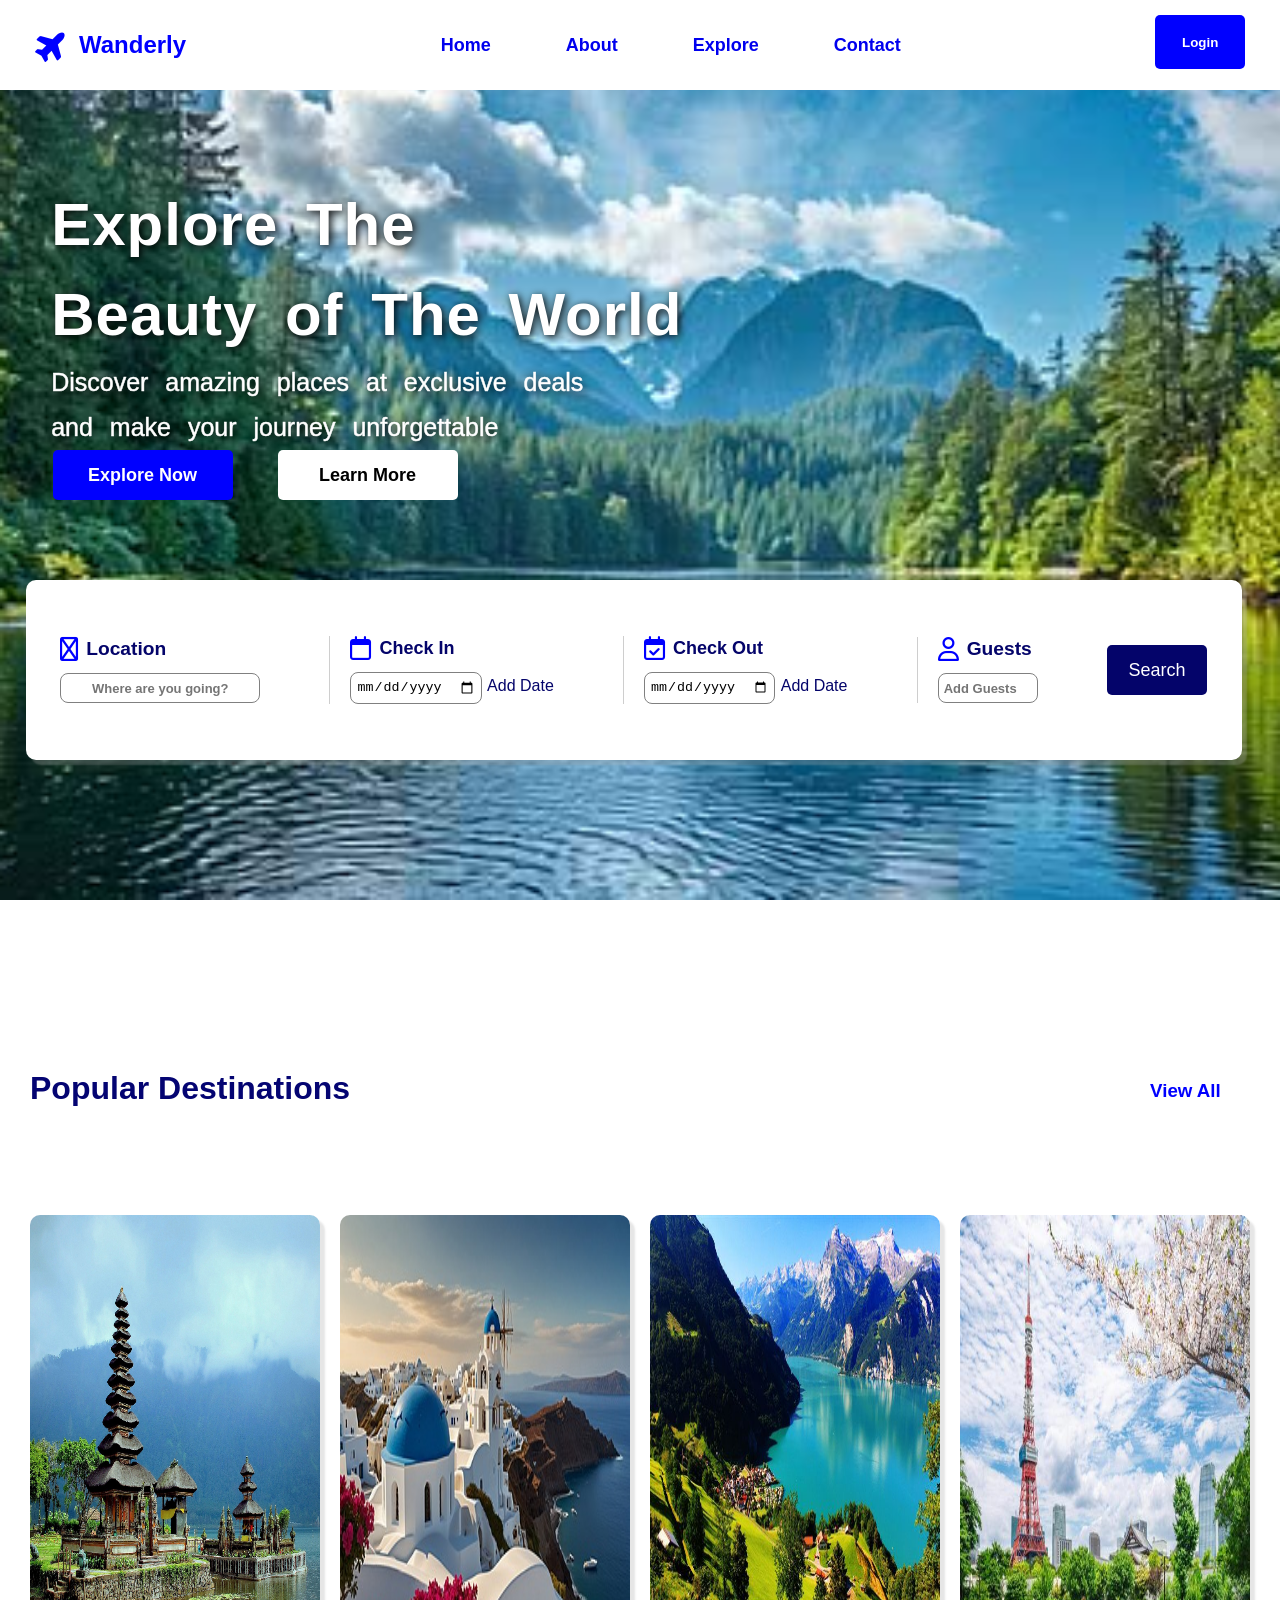
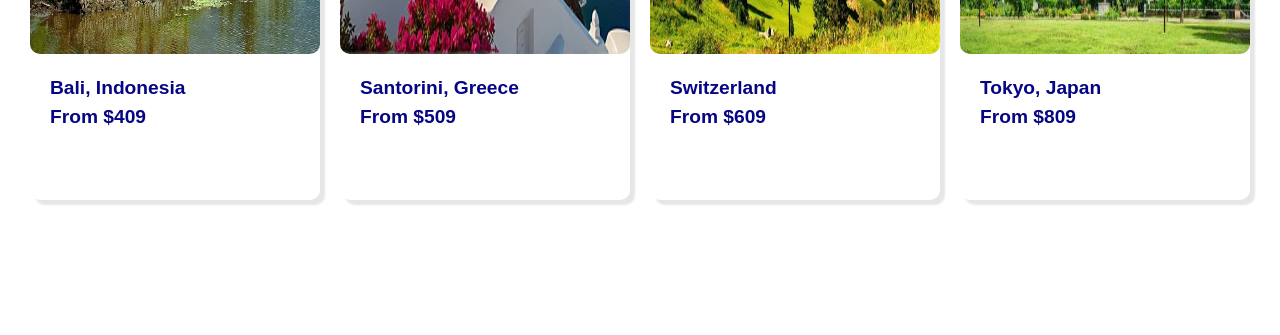
<file: index.html>
<!doctype html>
<html lang="en">
  <head>
    <meta charset="UTF-8" />
    <meta name="viewport" content="width=device-width, initial-scale=1.0" />
    <title>Wanderly Home Page</title>
    <link
      rel="stylesheet"
      href="https://cdnjs.cloudflare.com/ajax/libs/font-awesome/6.7.2/css/all.min.css"
    />

    <link rel="stylesheet" href="css/index.css" />
  </head>

  <body>
    <div class="bgimg">
      <nav class="navbar">
        <div class="logo">
          <i class="fa-solid fa-plane"></i>
          <h1>Wanderly</h1>
        </div>

        <ul>
          <li><a class="active" href="index.html">Home</a></li>
          <li><a href="about.html">About</a></li>
          <li><a href="explore.html"  onclick="localStorage.removeItem('page')">Explore</a></li>
          <li><a href="contact.html">Contact</a></li>
        </ul>
        <a href="login.html">
          <button>Login</button>
        </a>
      </nav>

      <div class="para">
        <p id="p1">
          Explore The <br />
          Beauty of The World
        </p>
        <p id="p2">
          Discover amazing places at exclusive deals <br />
          and make your journey unforgettable
        </p>
      </div>

      <div class="btns">
        <button id="btn1"><a href="explore.html">Explore Now</a></button>
        <button id="btn2"><a href="about.html">Learn More</a></button>
      </div>

      <div class="cards">
        <div class="loc">
          <div class="title">
            <i
              class="fa-regular fa-location"
              style="color: blue; font-size: 24px"
            ></i>
            Location
          </div>

          <input type="text" id="location" placeholder="Where are you going?" />
        </div>

        <div class="c1">
          <div class="title">
            <i
              class="fa-regular fa-calendar"
              style="color: blue; font-size: 24px"
            ></i>
            <span class="heading">Check In</span>
          </div>
          <div class="date-row">
            <input type="date" id="checkin" />
            <span class="date-text">Add Date</span>
          </div>
        </div>

        <div class="c1">
          <div class="title">
            <i
              class="fa-regular fa-calendar-check"
              style="color: blue; font-size: 24px"
            ></i>
            <span class="heading">Check Out</span>
          </div>
          <div class="date-row">
            <input type="date" id="checkout" />
            <span class="date-text">Add Date</span>
          </div>
        </div>

        <div class="c1">
          <div class="title">
            <i
              class="fa-regular fa-user"
              style="color: blue; font-size: 24px"
            ></i>
            Guests
          </div>

          <input type="number" id="guests" min="1" placeholder="Add Guests" />
        </div>

        <button>Search</button>
      </div>
    </div>

    <div class="container">
      <div class="gridhead">
        <h1>Popular Destinations</h1>
        <a href="explore.html"><h3>View All</h3></a>
      </div>

      <div class="grid">
        <div class="box">
          <img src="images/indonesia.jpeg" alt="" />
          <span class="info"
            >Bali, Indonesia<br />
            From $409</span
          >
        </div>
        <div class="box">
          <img src="images/greece.jpg" alt="" />
          <span class="info"
            >Santorini, Greece<br />
            From $509</span
          >
        </div>
        <div class="box">
          <img src="images/switzerland.jpg" alt="" />
          <span class="info"
            >Switzerland<br />
            From $609</span
          >
        </div>
        <div class="box">
          <img src="images/japan.jpg" alt="" />
          <span class="info"
            >Tokyo, Japan<br />
            From $809</span
          >
        </div>
      </div>
    </div>

    <script src="js/index.js"></script>
  </body>
</html>
</file>
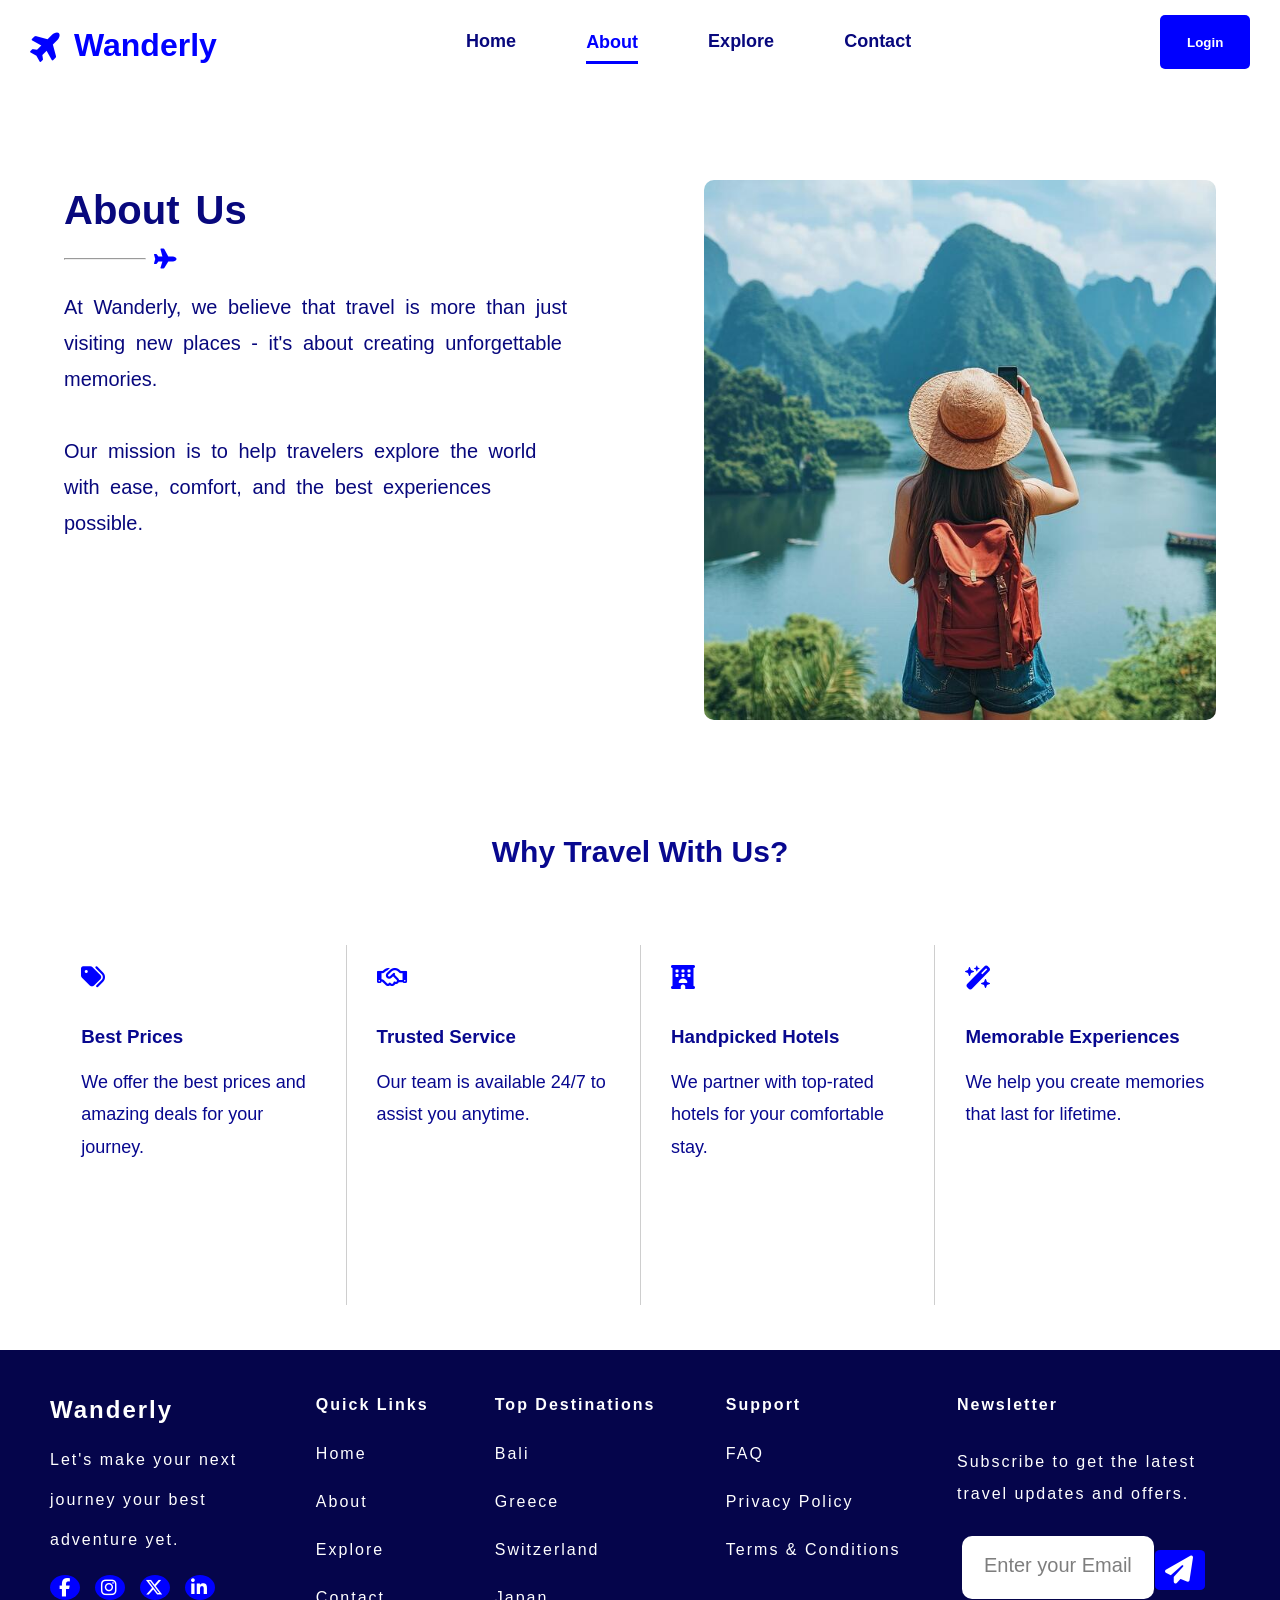
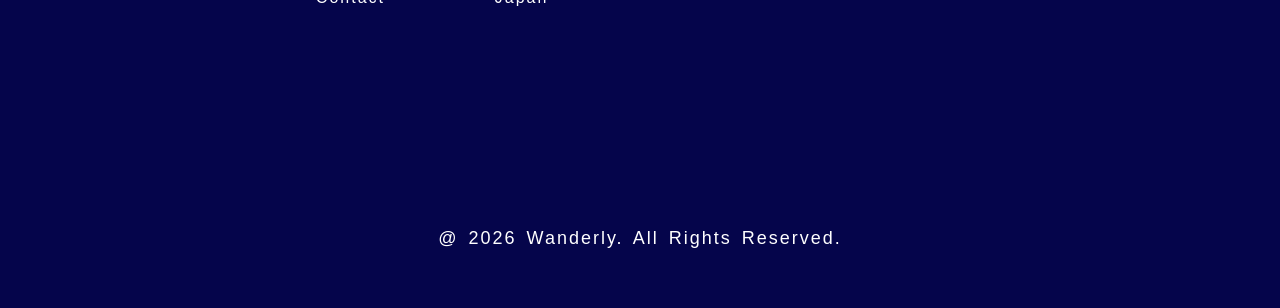
<file: about.html>
<!doctype html>
<html lang="en">
  <head>
    <meta charset="UTF-8" />
    <meta name="viewport" content="width=device-width, initial-scale=1.0" />
    <title>About Page</title>
    <link
      rel="stylesheet"
      href="https://cdnjs.cloudflare.com/ajax/libs/font-awesome/6.7.2/css/all.min.css"
    />
    <link rel="stylesheet" href="css/about.css" />
  </head>

  <body>
    <nav class="navbar">
      <div class="logo">
        <i class="fa-solid fa-plane"></i>
        <h1>Wanderly</h1>
      </div>

      <ul>
        <li><a href="index.html">Home</a></li>
        <li class="active"><a href="about.html">About</a></li>
        <li><a href="explore.html">Explore</a></li>
        <li><a href="contact.html">Contact</a></li>
      </ul>
      <a href="login.html">
        <button>Login</button>
      </a>
    </nav>

    <div class="container1">
      <div class="box1">
        <h1>About Us</h1>
        <div class="line">
          <hr />
          <i class="fa-solid fa-plane"></i>
        </div>
        <p>
          At Wanderly, we believe that travel is more than just visiting new
          places - it's about creating unforgettable memories.<br /><br />
          Our mission is to help travelers explore the world with ease, comfort,
          and the best experiences possible.
        </p>
      </div>
      <div class="box2">
        <img src="images/aboutpage.jpg" alt="aboutpage image" />
      </div>
    </div>

    <div class="container2">
      <div class="head1"><h2>Why Travel With Us?</h2></div>
      <div class="middle">
        <div class="c1">
          <i class="fa-solid fa-tags" style="color: blue; font-size: 24px"></i
          ><br />
          <h3>Best Prices</h3>
          <p>We offer the best prices and amazing deals for your journey.</p>
        </div>

        <div id="b2" class="c1">
          <i
            class="fa-regular fa-handshake"
            style="color: blue; font-size: 24px"
          ></i
          ><br />
          <h3>Trusted Service</h3>
          <p>Our team is available 24/7 to assist you anytime.</p>
        </div>

        <div id="b3" class="c1">
          <i class="fa-solid fa-hotel" style="color: blue; font-size: 24px"></i
          ><br />
          <h3>Handpicked Hotels</h3>
          <p>We partner with top-rated hotels for your comfortable stay.</p>
        </div>

        <div id="b4" class="c1">
          <i
            class="fa-solid fa-wand-magic-sparkles"
            style="color: blue; font-size: 24px"
          ></i
          ><br />
          <h3>Memorable Experiences</h3>
          <p>We help you create memories that last for lifetime.</p>
        </div>
      </div>
    </div>

    <div class="container3">
      <div class="box sub1">
        <h2>Wanderly</h2>
        <p>Let's make your next journey your best adventure yet.</p>
        <div class="iconbox">
          <a href="#" class="social-icon1 facebook">
            <i class="fab fa-facebook-f"></i>
          </a>
          <a href="#" class="social-icon1 instagram">
            <i class="fab fa-instagram"></i>
          </a>
          <a href="#" class="social-icon1 twitter">
            <i class="fab fa-x-twitter"></i>
          </a>
          <a href="#" class="social-icon1 linkedin">
            <i class="fab fa-linkedin-in"></i>
          </a>
        </div>
      </div>

      <div class="box sub2">
        <p>Quick Links</p>
        <ul>
          <li><a href="index.html">Home</a></li>
          <li><a href="about.html">About</a></li>
          <li><a href="explore.html">Explore</a></li>
          <li><a href="contact.html">Contact</a></li>
        </ul>
      </div>

      <div class="box sub3">
        <p>Top Destinations</p>
        <ul>
          <li>Bali</li>
          <li>Greece</li>
          <li>Switzerland</li>
          <li>Japan</li>
        </ul>
      </div>

      <div class="box sub4">
        <p>Support</p>
        <ul>
          <li>FAQ</li>
          <li>Privacy Policy</li>
          <li>Terms & Conditions</li>
        </ul>
      </div>

      <div class="box sub5">
        <p id="sub5p1">Newsletter</p>
        <p id="sub5p2">
          Subscribe to get the latest travel updates and offers.
        </p>

        <div class="iconbox2">
          <input id="mail" type="email" placeholder="Enter your Email" />
          <a href="#" class="social-icon2 msg">
            <i class="fas fa-paper-plane"></i>
          </a>
        </div>
      </div>
    </div>

    <div class="bottom">
      <p>@ 2026 Wanderly. All Rights Reserved.</p>
    </div>

    <script>
      // newsletter subcription
      //console.log("Script loaded");
      const subscribe = document.querySelector(".msg");
      const mailid = document.getElementById("mail");
      subscribe.addEventListener("click", (event) => {
        event.preventDefault();
        let email = mailid.value.trim();
        if (!mailid.checkValidity()) {
          alert("Please enter a valid email address.");
        } else {
          alert("Subscribed Successfully!");
          console.log(email);
          mailid.value = "";
        }
      });
    </script>
  </body>
</html>
</file>
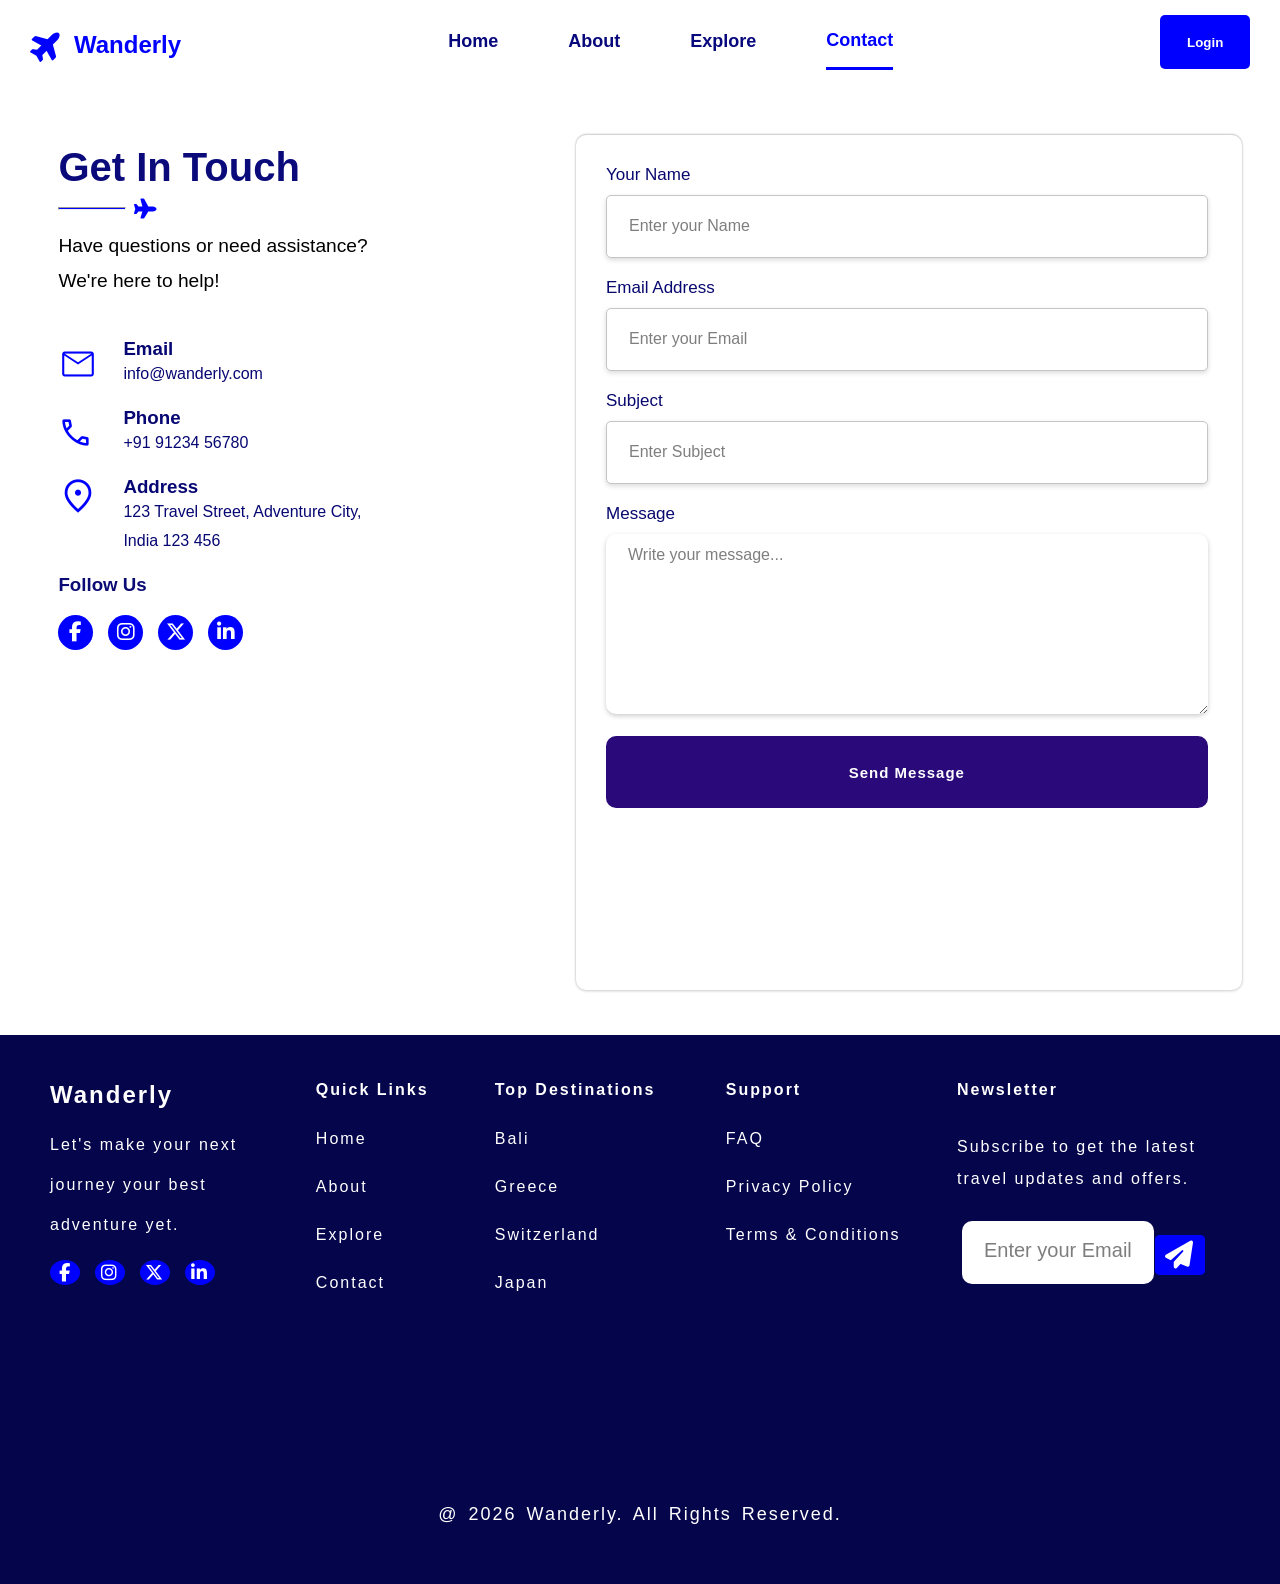
<file: contact.html>
<!doctype html>
<html lang="en">
  <head>
    <meta charset="UTF-8" />
    <meta name="viewport" content="width=device-width, initial-scale=1.0" />
    <title>Contact Page</title>
    <link
      rel="stylesheet"
      href="https://cdnjs.cloudflare.com/ajax/libs/font-awesome/6.7.2/css/all.min.css"
    />
    <link
      rel="stylesheet"
      href="https://fonts.googleapis.com/css2?family=Material+Symbols+Outlined:wght@100..700"
    />
    <link rel="stylesheet" href="css/contact.css" />
  </head>

  <body>
    <div class="main">
      <nav class="navbar">
        <div class="logo">
          <i class="fa-solid fa-plane"></i>
          <h1>Wanderly</h1>
        </div>
        <ul>
          <li><a href="index.html">Home</a></li>
          <li><a href="about.html">About</a></li>
          <li><a href="explore.html">Explore</a></li>
          <li class="active"><a href="contact.html">Contact</a></li>
        </ul>
        <a href="login.html">
          <button>Login</button>
        </a>
      </nav>

      <div class="container1">
        <h1>Get In Touch</h1>
        <div class="line">
          <hr />
          <i class="fa-solid fa-plane"></i>
        </div>
        <p>
          Have questions or need assistance?<br />
          We're here to help!
        </p>

        <div class="mailicon">
          <span class="material-symbols-outlined mail"> mail </span>
          <div class="txt">
            <h3>Email</h3>
            <p>info@wanderly.com</p>
          </div>
        </div>
        <br />
        <div class="phicon">
          <span class="material-symbols-outlined phone"> phone </span>
          <div class="txt">
            <h3>Phone</h3>
            <p>+91 91234 56780</p>
          </div>
        </div>
        <br />
        <div class="adicon">
          <span class="material-symbols-outlined map"> location_on </span>
          <div class="txt">
            <h3>Address</h3>
            <p>123 Travel Street, Adventure City, <br />India 123 456</p>
          </div>
        </div>

        <h3 id="heading">Follow Us</h3>
        <div class="iconbox">
          <a href="#" class="social-icon facebook">
            <i class="fab fa-facebook-f"></i>
          </a>
          <a href="#" class="social-icon instagram">
            <i class="fab fa-instagram"></i>
          </a>
          <a href="#" class="social-icon twitter">
            <i class="fab fa-x-twitter"></i>
          </a>
          <a href="#" class="social-icon linkedin">
            <i class="fab fa-linkedin-in"></i>
          </a>
        </div>
      </div>

      <div class="container2">
        <form name="contactform">
          <label for="name">Your Name</label>
          <input type="text" id="name" name="username" placeholder="Enter your Name" autocomplete="given-name"/>
          <label for="mailadr">Email Address</label>
          <input type="email" id="mailadr" name="useremail" placeholder="Enter your Email" autocomplete="given-mail" />
          <label for="subject">Subject</label>
          <input type="text" id="subject" name="usersubject" placeholder="Enter Subject" autocomplete="off"/>
          <label for="message">Message</label>
          <textarea
            name="usermsg"
            id="message"
            placeholder="Write your message..."
            autocomplete="off"
          ></textarea>

          <button type="submit">Send Message</button>
        </form>
      </div>

      <div class="container3">
        <div class="box sub1">
          <h2>Wanderly</h2>
          <p>Let's make your next journey your best adventure yet.</p>

          <div class="iconbox">
            <a href="#" class="social-icon1 facebook">
              <i class="fab fa-facebook-f"></i>
            </a>
            <a href="#" class="social-icon1 instagram">
              <i class="fab fa-instagram"></i>
            </a>
            <a href="#" class="social-icon1 twitter">
              <i class="fab fa-x-twitter"></i>
            </a>
            <a href="#" class="social-icon1 linkedin">
              <i class="fab fa-linkedin-in"></i>
            </a>
          </div>
        </div>

        <div class="box sub2">
          <p>Quick Links</p>
          <ul>
            <li><a href="index.html">Home</a></li>
            <li><a href="about.html">About</a></li>
            <li><a href="explore.html">Explore</a></li>
            <li><a href="contact.html">Contact</a></li>
          </ul>
        </div>

        <div class="box sub3">
          <p>Top Destinations</p>
          <ul>
            <li>Bali</li>
            <li>Greece</li>
            <li>Switzerland</li>
            <li>Japan</li>
          </ul>
        </div>

        <div class="box sub4">
          <p>Support</p>
          <ul>
            <li>FAQ</li>
            <li>Privacy Policy</li>
            <li>Terms & Conditions</li>
          </ul>
        </div>

        <div class="box sub5">
          <p id="sub5p1">Newsletter</p>
          <p id="sub5p2">
            Subscribe to get the latest travel updates and offers.
          </p>
          <div class="iconbox2">
            <input id="mail" type="email" name="email" placeholder="Enter your Email" autocomplete="given-mail"/>
            <a href="#" class="social-icon2 msg">
              <i class="fas fa-paper-plane"></i>
            </a>
          </div>
        </div>
      </div>

      <div class="bottom">
        <p>@ 2026 Wanderly. All Rights Reserved.</p>
      </div>
    </div>

    <script src="js/contact.js"></script>
  </body>
</html>
</file>
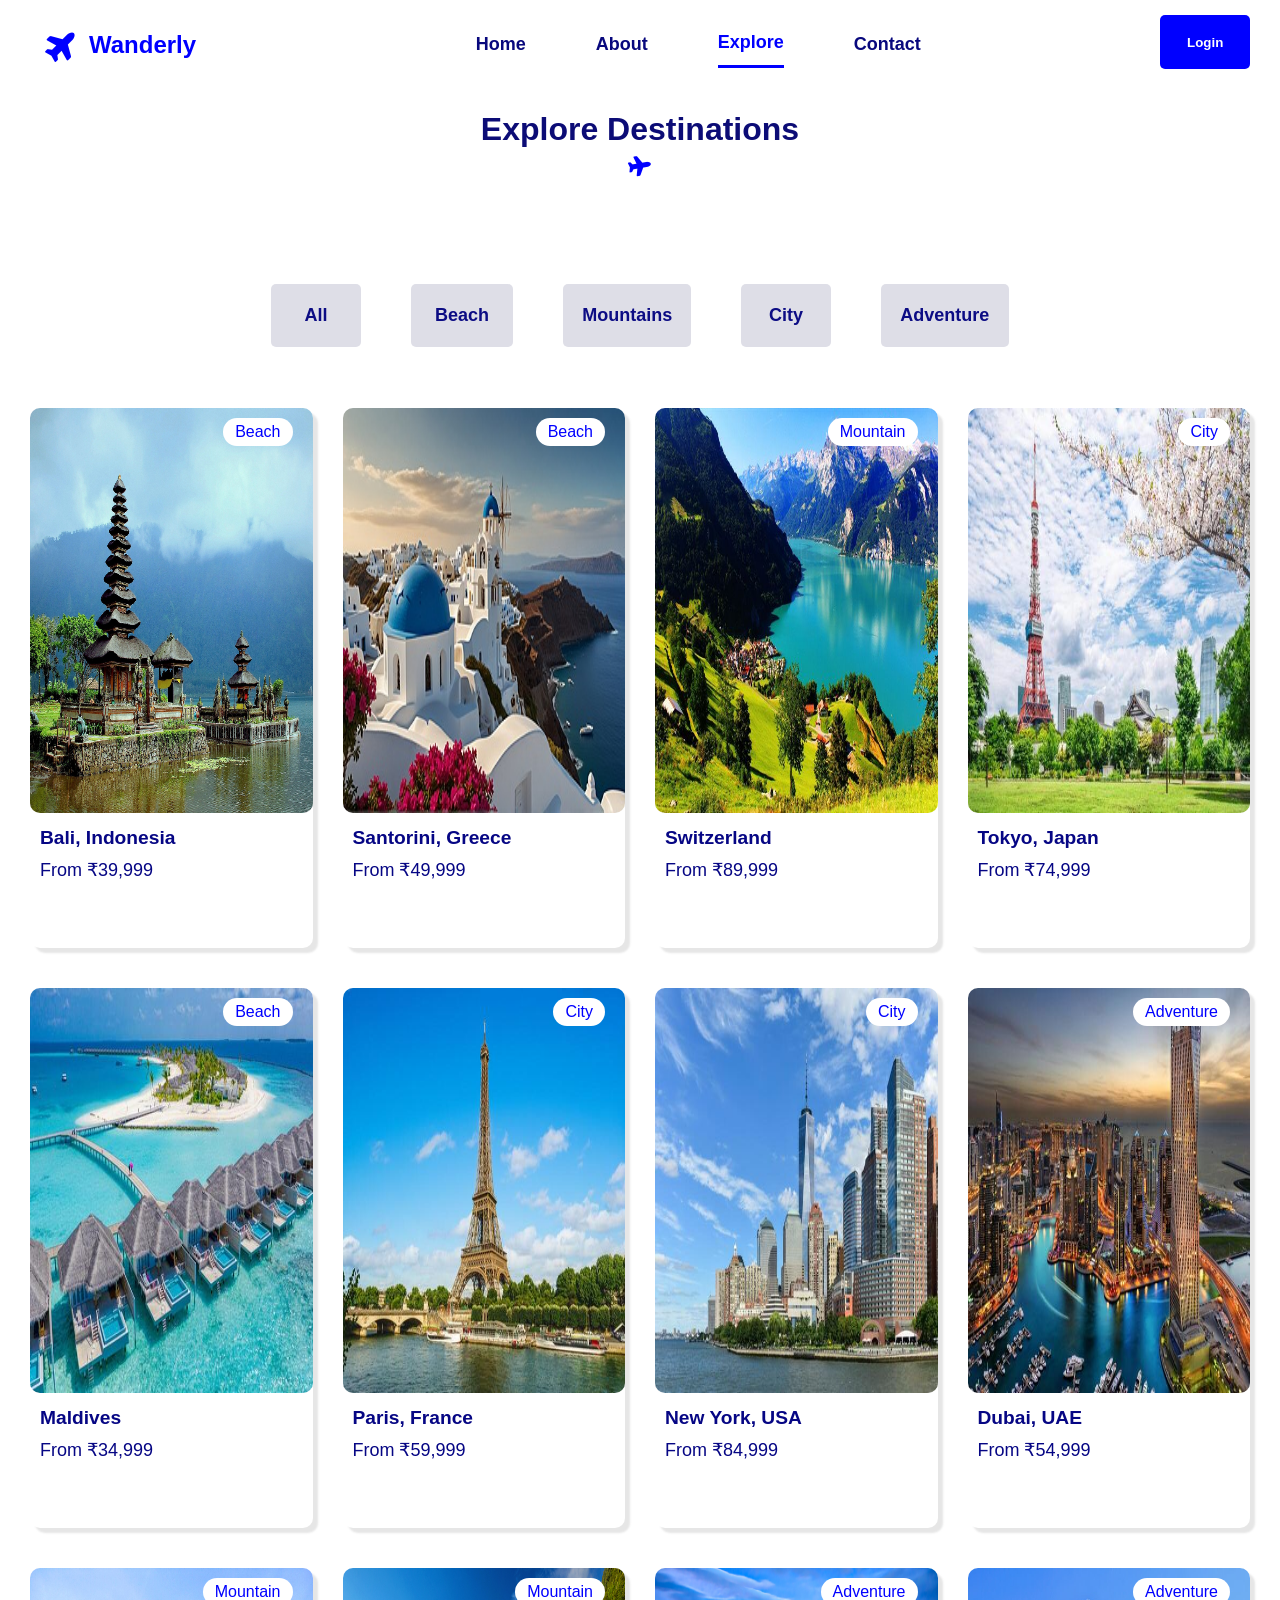
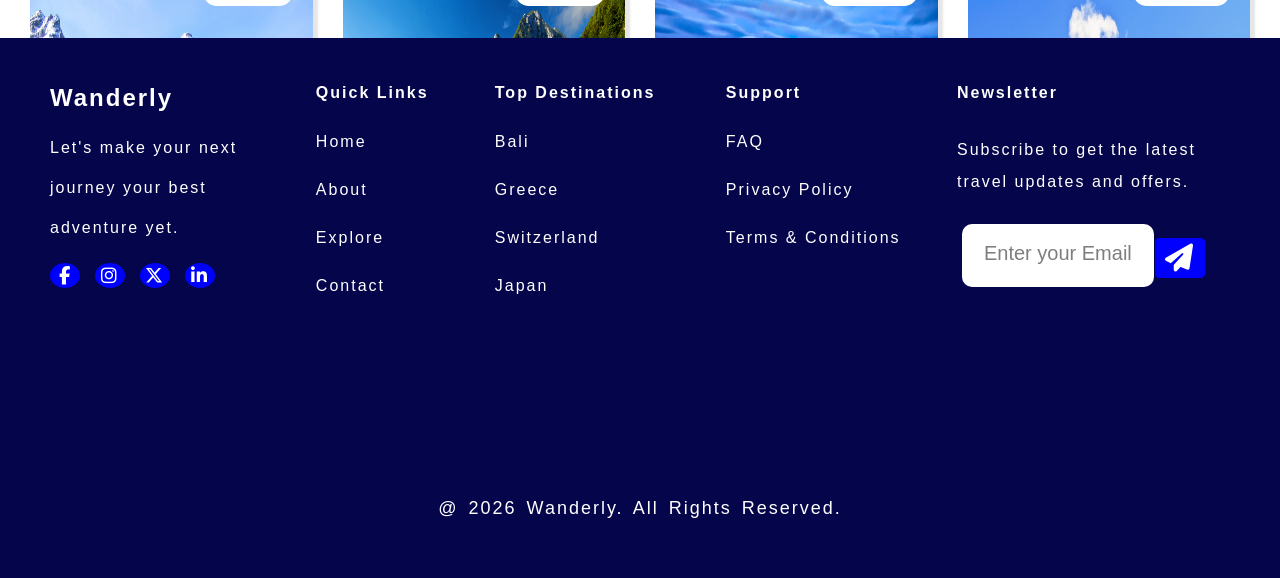
<file: explore.html>
<!doctype html>
<html lang="en">
  <head>
    <meta charset="UTF-8" />
    <meta name="viewport" content="width=device-width, initial-scale=1.0" />
    <title>Explore Page</title>
    <link
      rel="stylesheet"
      href="https://cdnjs.cloudflare.com/ajax/libs/font-awesome/6.7.2/css/all.min.css"
    />
    <link rel="stylesheet" href="css/explore.css" />
  </head>
  
  <body>
    <nav class="navbar">
      <div class="logo">
        <i class="fa-solid fa-plane"></i>
        <h1>Wanderly</h1>
      </div>

      <ul>
        <li><a href="index.html">Home</a></li>
        <li><a href="about.html">About</a></li>
        <li class="active"><a href="explore.html">Explore</a></li>
        <li><a href="contact.html">Contact</a></li>
      </ul>
      <a href="login.html">
      <button>Login</button>
      </a>
    </nav>

    <div class="head">
      <h1>Explore Destinations</h1>
      <i class="fa-solid fa-plane"></i>
    </div>

    <div class="btns">
      <button id="btn1">All</button>
      <button id="btn2">Beach</button>
      <button id="btn3">Mountains</button>
      <button id="btn4">City</button>
      <button id="btn5">Adventure</button>
    </div>

    <div class="grid">
      <div class="place" data-category="Beach">
        <img
          src="images/indonesia.jpeg"
          alt=""
        />
        <p id="pa">Bali, Indonesia</p>
        <p>From ₹39,999</p>
      </div>
      <div class="place" data-category="Beach">
        <img
          src="images/greece.jpg"
          alt=""
        />
        <p id="pa">Santorini, Greece</p>
        <p>From ₹49,999</p>
      </div>
      <div class="place" data-category="Mountain">
        <img
          src="images/switzerland.jpg"
          alt=""
        />
        <p id="pa">Switzerland</p>
        <p>From ₹89,999</p>
      </div>
      <div class="place" data-category="City">
        <img
          src="images/japan.jpg"
          alt=""
        />
        <p id="pa">Tokyo, Japan</p>
        <p>From ₹74,999</p>
      </div>
      <div class="place" data-category="Beach">
        <img
          src="images/maldives.jpg"
          alt=""
        />
        <p id="pa">Maldives</p>
        <p>From ₹34,999</p>
      </div>
      <div class="place" data-category="City">
        <img
          src="images/france.jpg"
          alt=""
        />
        <p id="pa">Paris, France</p>
        <p>From ₹59,999</p>
      </div>
      <div class="place" data-category="City">
        <img
          src="images/newyork.jpg"
          alt=""
        />
        <p id="pa">New York, USA</p>
        <p>From ₹84,999</p>
      </div>
      <div class="place" data-category="Adventure">
        <img
          src="images/dubai.jpg"
          alt=""
        />
        <p id="pa">Dubai, UAE</p>
        <p>From ₹54,999</p>
      </div>
      <div class="place" data-category="Mountain">
        <img
          src="images/canada.jpg"
          alt=""
        />
        <p id="pa">Banff, Canada</p>
        <p>From ₹79,999</p>
      </div>
      <div class="place" data-category="Mountain">
        <img
          src="images/austria.jpg"
          alt=""
        />
        <p id="pa">Hallstatt, Austria</p>
        <p>From ₹69,999</p>
      </div>
      <div class="place" data-category="Adventure">
        <img
          src="images/newzealand.jpg"
          alt=""
        />
        <p id="pa">Queenstown, New Zealand</p>
        <p>From ₹94,999</p>
      </div>
      <div class="place" data-category="Adventure">
        <img
          src="images/costa.jpg"
          alt=""
        />
        <p id="pa">Costa Rica</p>
        <p>From ₹64,999</p>
      </div>
    </div>

    <div class="container3">
      <div class="box sub1">
        <h2>Wanderly</h2>
        <p>Let's make your next journey your best adventure yet.</p>

        <div class="iconbox">
          <a href="#" class="social-icon1 facebook">
            <i class="fab fa-facebook-f"></i>
          </a>
          <a href="#" class="social-icon1 instagram">
            <i class="fab fa-instagram"></i>
          </a>
          <a href="#" class="social-icon1 twitter">
            <i class="fab fa-x-twitter"></i>
          </a>
          <a href="#" class="social-icon1 linkedin">
            <i class="fab fa-linkedin-in"></i>
          </a>
        </div>
      </div>

      <div class="box sub2">
        <p>Quick Links</p>
        <ul>
          <li><a href="index.html">Home</a></li>
          <li><a href="about.html">About</a></li>
          <li><a href="explore.html">Explore</a></li>
          <li><a href="contact.html">Contact</a></li>
        </ul>
      </div>

      <div class="box sub3">
        <p>Top Destinations</p>
        <ul>
          <li>Bali</li>
          <li>Greece</li>
          <li>Switzerland</li>
          <li>Japan</li>
        </ul>
      </div>

      <div class="box sub4">
        <p>Support</p>
        <ul>
          <li>FAQ</li>
          <li>Privacy Policy</li>
          <li>Terms & Conditions</li>
        </ul>
      </div>

      <div class="box sub5">
        <p id="sub5p1">Newsletter</p>
        <p id="sub5p2">
          Subscribe to get the latest travel updates and offers.
        </p>

        <div class="iconbox2">
          <input id="mail" type="email" placeholder="Enter your Email" />
          <a href="#" class="social-icon2 msg">
            <i class="fas fa-paper-plane"></i>
          </a>
        </div>
      </div>
    </div>

    <div class="bottom">
      <p>@ 2026 Wanderly. All Rights Reserved.</p>
    </div>

    <script src="js/explore.js"></script>
  </body>
</html>
</file>
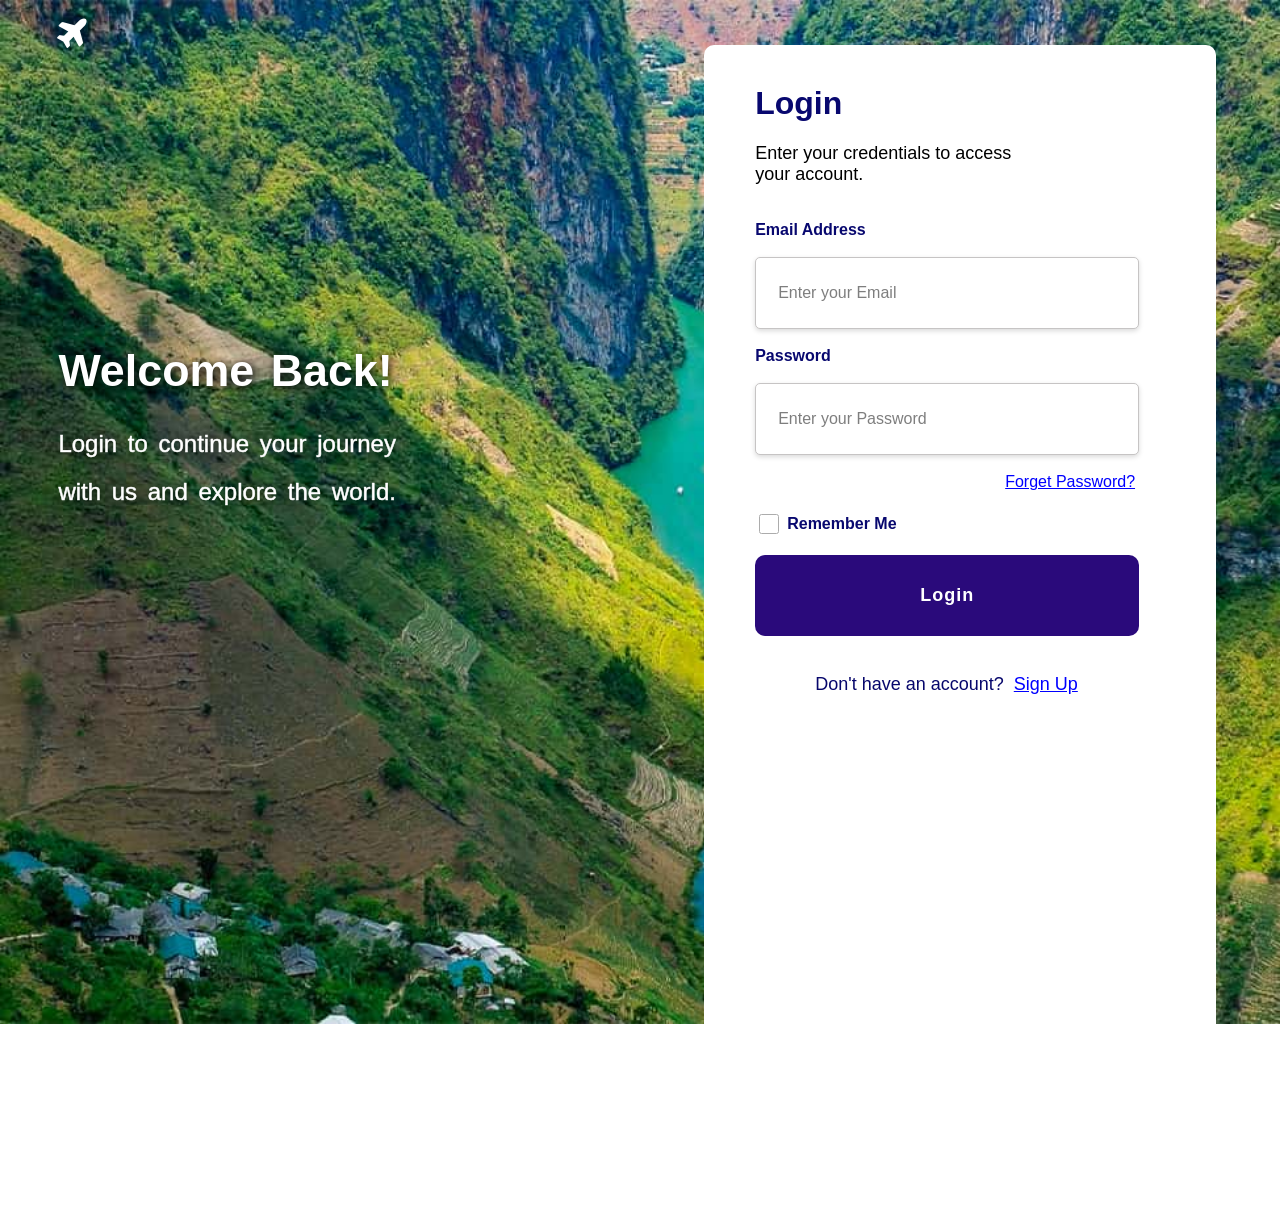
<file: login.html>
<!doctype html>
<html lang="en">
  <head>
    <meta charset="UTF-8" />
    <meta name="viewport" content="width=device-width, initial-scale=1.0" />
    <title>Login page</title>
    <link
      rel="stylesheet"
      href="https://cdnjs.cloudflare.com/ajax/libs/font-awesome/6.7.2/css/all.min.css"
    />
    <link rel="stylesheet" href="css/login.css" />
  </head>

  <body>
    <div class="main">
      <div class="icon"><i class="fa-solid fa-plane"></i></div>

      <div class="text">
        <h1>Welcome Back!</h1>
        <p>
          Login to continue your journey<br />with us and explore the world.
        </p>
      </div>

      <div class="login" id="logindiv">
        <h1>Login</h1>
        <p id="p1">
          Enter your credentials to access<br />
          your account.
        </p>
        <br />
        <form id="loginform">
          <label for="mail">Email Address</label><br /><br />
          <input
            type="email"
            id="mail"
            placeholder="Enter your Email"
            required
          /><br /><br />
          <label for="pwd">Password</label><br /><br />
          <input
            type="password"
            id="pwd"
            placeholder="Enter your Password"
            required
          /><br /><br />
          <a href="" id="fpwd">Forget Password?</a><br />

          <label class="chbox"> <input type="checkbox" />Remember Me </label>
          <br />

          <button type="submit" id="loginbtn">Login</button>
          <br />

          <p id="p2">
            Don't have an account?
            <a href="" id="sign">Sign Up</a>
          </p>
        </form>
      </div>

      <div class="signin" id="signindiv">
        <h1>Create Account</h1>
        <p id="sp1">
          Create your account to start exploring amazing destinations.
        </p>
        <form id="signform">
          <label for="name">Full Name</label><br />
          <input
            type="text"
            id="name"
            placeholder="Enter your Full Name"
            required
          /><br />
          <label for="mail">Email Address</label><br />
          <input
            type="email"
            id="signmail"
            placeholder="Enter your Email"
            required
          /><br />
          <label for="pwd">Password</label><br />
          <input
            type="password"
            id="signpwd"
            placeholder="Enter your Password"
            required
          /><br />
          <label for="cpwd">Confirm Password</label><br />
          <input
            type="password"
            id="cpwd"
            placeholder="Confirm your Password"
            required
          /><br /><br />

          <button type="submit" id="signinbtn">Sign Up</button>
          <br />

          <p id="sp2">
            Already have an account?
            <a href="#" id="log">Login</a>
          </p>
        </form>
      </div>
    </div>

    <script src="js/login.js"></script>
  </body>
</html>
</file>
<file: css/index.css>
* {
  box-sizing: border-box;
}
body {
  margin: 0;
  padding: 0;
  font-family: "Segoe UI", Tahoma, Geneva, Verdana, sans-serif;
  position: relative;
}
.bgimg {
  width: 100vw;
  height: 110vh;
  background-image: url(../images/home.jpg);
  background-size: cover;
  background-repeat: no-repeat;
  background-attachment: fixed;
  background-position: center;
  transition: background-image 1s ease-in-out;
}

.navbar {
  background-color: white;
  display: flex;
  justify-content: space-between;
  padding: 0 35px;
  top: 0;
  height: 10vh;
  width: 100vw;
}
.logo {
  display: flex;
  align-items: center;
  justify-content: center;
  gap: 10px;
}
.logo h1 {
  margin: 0;
  color: blue;
}
.navbar ul {
  display: flex;
  align-items: center;
  margin: 0;
  padding: 0;
  gap: 75px;
  list-style: none;
  font-size: 18px;
  font-weight: bold;
  color: rgb(5, 5, 75);
  overflow: hidden;
}
.navbar button {
  background-color: blue;
  color: white;
  font-weight: bold;
  border: none;
  border-radius: 5px;
  display: flex;
  margin-top: 15px;
  width: 7vw;
  height: 6vh;
  align-items: center;
  justify-content: center;
  cursor: pointer;
}
.logo .fa-plane {
  color: blue;
  font-size: 30px;
  display: flex;
  align-items: center;
  transform: rotate(-45deg);
}
.navbar a:link,
a:visited {
  text-decoration: none;
}
.navbar a:hover,
a:active {
  text-decoration: unset;
  color: blue;
}
.para {
  position: absolute;
  left: 4vw;
  top: 20vh;
}
#p1 {
  color: white;
  font-family: Verdana, Geneva, Tahoma, sans-serif;
  font-size: 60px;
  font-weight: bolder;
  word-spacing: 10px;
  letter-spacing: 1px;
  line-height: 1.5;
  margin: 0;
  text-shadow: 2px 2px 8px black;
}
#p2 {
  color: white;
  font-family: Verdana, Geneva, Tahoma, sans-serif;
  font-size: 25px;
  word-spacing: 10px;
  line-height: 1.8;
  margin: 0;
  text-shadow: 2px 2px 10px black;
  -webkit-text-stroke: 0.5px white;
}
.btns {
  position: absolute;
  left: 30px;
  top: 450px;
  width: 450px;
  display: flex;
  align-items: center;
  justify-content: space-around;
}
#btn1 {
  background-color: blue;
  border: none;
  border-radius: 5px;
  width: 180px;
  height: 50px;
  left: 200px;
  font-size: large;
  font-weight: bold;
  cursor: pointer;
}
#btn2 {
  background-color: white;
  border: none;
  border-radius: 5px;
  width: 180px;
  height: 50px;
  font-size: large;
  font-weight: bold;
  cursor: pointer;
}
#btn1 a {
  color: white;
}
#btn2 a {
  color: black;
}
.btns a:link,
a:visited {
  text-decoration: none;
}
#btn1 a:hover,
a:active {
  color: yellow;
}
#btn2 a:hover,
a:active {
  color: blue;
}
.cards {
  background-color: white;
  border-radius: 10px;
  position: absolute;
  top: 580px;
  left: 2vw;
  right: 2vw;
  width: 95vw;
  height: 20vh;
  display: flex;
  align-items: center;
  justify-content: space-around;
  color: rgb(4, 4, 106);
  font-size: larger;
  font-weight: bold;
  box-shadow: 5px 5px 2px rgba(172, 172, 172, 0.3);
  z-index: 10; /* to overlap on grids*/
}
.title {
  display: flex;
  align-items: center;
  gap: 8px;
  padding-bottom: 12px;
}
.cards .c1 {
  border-left: thin solid rgb(206, 206, 206);
  padding-left: 20px;
}
.cards button {
  background-color: rgb(4, 4, 106);
  color: white;
  border: none;
  border-radius: 5px;
  width: 100px;
  height: 50px;
  font-size: large;
  cursor: pointer;
}
.cards ::placeholder {
  font-size: small;
  text-align: center;
  font-weight: bold;
}
input[type="text"] {
  width: 200px;
  height: 30px;
  border-radius: 8px;
  border: 1px solid gray;
}
input[type="number"] {
  width: 100px;
  height: 30px;
  border-radius: 8px;
  border: 1px solid gray;
}
input[type="date"] {
  width: 1;
  height: 2rem;
  border-radius: 8px;
  border: 1px solid gray;
  padding: 0 5px;
}
.cards span {
  font-size: medium;
  font-weight: 500;
}
.text {
  font-weight: 300;
  font-family: sans-serif;
  color: rgb(4, 4, 106);
}
.cards text {
  margin-left: 100px;
}
.c1 .heading {
  font-size: large;
  font-weight: bold;
}
.container {
  background-color: white;
  position: absolute;
  top: 110vh;
  display: flex;
}
.gridhead {
  top: 80vh;
  background-color: white;
  width: 100vw;
  height: 26vh;
  display: flex;
  gap: 800px;
}
.gridhead h1 {
  color: rgb(4, 4, 114);
  margin-top: 80px;
  margin-left: 30px;
  margin-bottom: 40px;
}
.gridhead h3 {
  color: blue;
  margin-top: 90px;
  cursor: pointer;
}
.gridhead a:link,
a:visited {
  text-decoration: none;
}
.gridhead a:hover h3 {
  color: green;
}
.grid {
  top: 25vh;
  margin: 0;
  background-color: white;
  position: absolute;
  width: 100vw;
  height: 80vh;
  display: grid;
  grid-template-columns: 1fr 1fr 1fr 1fr;
  gap: 20px;
  padding-left: 30px;
  padding-right: 30px;
}
.box {
  display: flex;
  background-color: white;
  height: 65vh;
  width: 100%;
  border-radius: 10px;
  color: rgb(6, 6, 132);
  flex-direction: column;
  font-size: larger;
  font-weight: bold;
  line-height: 1.5;
  box-shadow: 5px 5px 2px rgba(172, 172, 172, 0.3);
}
.box img {
  width: 100%;
  height: 75%;
  margin-top: 0;
  border-radius: 10px;
}
.info {
  padding: 20px;
}
.box:hover {
  transform: scale3d(1.1, 1.1, 0.5);
  transition: all 0.5s ease-in;
}

/*media queries for mobile screen*/
@media (max-width: 500px) {
  body {
    height: auto;
  }
  .bgimg {
    height: auto;
    background-size: cover;
    background-repeat: no-repeat;
    background-position: center;
  }
  .navbar {
    height: auto;
    flex-direction: column;
    align-items: center;
    justify-content: center;
  }
  .logo h1 {
    margin-top: 20px;
    margin-bottom: 20px;
    font-size: xx-large;
  }
  .logo .fa-plane {
    margin-top: 20px;
    margin-bottom: 20px;
    font-size: 25px;
  }
  .navbar ul {
    flex-direction: row;
    gap: 30px;
    font-size: 15px;
    padding-left: 0;
  }
  .navbar button {
    width: 90px;
    height: 30px;
    font-size: 14px;
    display: flex;
    align-items: center;
    justify-content: center;
    margin-top: 20px;
    margin-bottom: 20px;
  }
  .para {
    position: static;
    text-align: center;
    margin-top: 20px;
  }
  #p1,
  #p2 {
    text-align: center;
    margin-left: auto;
    margin-right: auto;
    padding: 0 10px;
  }
  #p1 {
    font-size: x-large;
  }
  #p2 {
    font-size: large;
  }
  .btns {
    position: static;
    display: flex;
    flex-direction: column;
    width: 80%;
    align-items: center;
    justify-content: center;
    margin: 30px auto;
    gap: 20px;
  }
  #btn1,
  #btn2 {
    width: 80%;
    height: 40px;
    font-size: small;
  }
  .cards {
    position: static;
    display: flex;
    flex-direction: column;
    width: 90%;
    height: auto;
    margin: 30px auto;
    padding: 20px;
    text-align: left;
    font-size: larger;
  }
  .c1 {
    width: auto;
    height: auto;
    display: flex;
    flex-direction: row;
    align-items: center;
    justify-content: center;
    gap: 10px;
    font-size: large;
  }
  .loc {
    display: flex;
    flex-direction: column;
    align-items: center;
    justify-content: center;
  }
  .cards span {
    font-size: small;
  }
  .cards button {
    width: 30%;
    height: 40px;
    font-size: small;
    margin-bottom: 10px;
  }
  .cards > div {
    width: 100%;
    padding: 20px;
    margin: 15px 0;
    border: thin solid rgb(206, 206, 206);
  }
  .date-row {
    display: flex;
    align-items: center;
    gap: 8px;
  }
  .title {
    padding-top: 10px;
  }

  .c1 span {
    display: block;
    margin-top: 0;
    font-size: 14px;
  }
  .c1 .heading {
    font-size: large;
    font-weight: bold;
  }

  .container {
    position: static;
    display: flex;
    flex-direction: column;
    width: 100%;
  }
  .gridhead {
    display: flex;
    flex-direction: column;
    width: 100%;
    height: auto;
    margin: 0;
    padding: 20px 0;
    align-items: center;
    justify-content: center;
    gap: 5px;
  }
  .gridhead h1 {
    margin: 0;
    text-align: center;
    font-size: x-large;
  }
  .gridhead h3 {
    margin: 10px 0 0 0;
  }
  .grid {
    position: static;
    width: 90%;
    height: auto;
    margin: 20px auto;
    display: grid;
    grid-template-columns: 1fr;
    gap: 30px;
  }
  .grid .box {
    font-size: medium;
  }
}
</file>
<file: css/about.css>
* {
  box-sizing: border-box;
}
body {
  margin: 0;
  padding: 0;
  position: relative;
  /* font-family: Arial, Helvetica, sans-serif; */
  font-family: "Segoe UI", Tahoma, Geneva, Verdana, sans-serif;
}
.navbar {
  background-color: white;
  display: flex;
  justify-content: space-between;
  padding: 0 30px;
  top: 0;
  height: 10vh;
  width: 100vw;
}
.logo {
  display: flex;
  align-items: center;
  justify-content: center;
  gap: 10px;
}
.logo h1 {
  margin: 0;
  color: blue;
  font-size: xx-large;
}
.navbar ul {
  display: flex;
  align-items: center;
  margin: 0;
  padding: 0;
  gap: 70px;
  list-style: none;
  font-size: 18px;
  font-weight: bold;
  color: rgb(5,5,75);
  overflow: hidden;
}
.navbar button {
  background-color: blue;
  color: white;
  font-weight: bold;
  border: none;
  border-radius: 5px;
  display: flex;
  margin-top: 15px;
  width: 7vw;
  height: 6vh;
  align-items: center;
  justify-content: center;
}
.logo .fa-plane {
  color: blue;
  font-size: 30px;
  display: flex;
  align-items: center;
  transform: rotate(-45deg);
}
.navbar a:link,
.navbar a:visited {
  text-decoration: none;
  color: rgb(8, 8, 125);
}
.navbar a:hover {
  color: blue;
}

.navbar a {
  text-decoration: none;
  color: rgb(5, 5, 75);
  display: inline-block;
  padding-bottom: 8px;
}
.navbar li.active a {
  color: blue;
  padding-top: 5px;
  border-bottom: 3px solid blue;
  padding-bottom: 8px;
}

.container1 {
  margin-top: 10vh;
  display: flex;
  justify-content: space-around;
  align-items: center;
}
.box1 {
  width: 40vw;
  height: 60vh;
  color: rgb(8, 8, 125);
}
.box2 {
  width: 40vw;
  height: 60vh;
  border-radius: 10px;
}
.box2 img {
  width: 100%;
  height: 100%;
  object-fit: cover;
  border-radius: 10px;
}
h1 {
  font-family: "Segoe UI", Tahoma, Geneva, Verdana, sans-serif;
  font-size: 40px;
  font-weight: bolder;
  word-spacing: 5px;
  line-height: 1.5;
  margin: 0;
}
.box1 p {
  font-family: "Segoe UI", Tahoma, Geneva, Verdana, sans-serif;
  font-size: 20px;
  word-spacing: 5px;
  line-height: 1.8;
  font-weight: 500;
}
.line .fa-plane {
  color: blue;
  font-size: 20px;
  display: flex;
  align-items: center;
  padding-left: 8px;
  padding-top: 1px;
}
.line {
  display: flex;
  align-items: center;
  justify-content: flex-end; /* Aligns both the line and icon to the right */
  width: 22%;
  margin-top: 8px;
}
.line hr {
  background-color: blue;
  flex-grow: 1;
  height: 2px;
}

.container2 {
  position: absolute;
  top: 90vh;
  width: 100vw;
  height: 60vh;
  display: flex;
  flex-direction: column;
}
.head1 {
  width: 100vw;
  height: 10vh;
  text-align: center;
}
.middle {
  width: 100vw;
  height: 50vh;
  display: flex;
  flex-direction: row;
  align-items: center;
  justify-content: center;
  color: rgb(8, 8, 143);
}
.c1 {
  background-color: white;
  width: 23vw;
  height: 40vh;
  display: flex;
  flex-direction: column;
  padding-left: 30px;
  padding-top: 20px;
  padding-right: 20px;
}
#b2,
#b3,
#b4 {
  border-left: thin solid rgb(206, 206, 206);
}
.c1 h3 {
  margin-bottom: 0;
  font-family: "Segoe UI", Tahoma, Geneva, Verdana, sans-serif;
}
.head1 h2 {
  color: rgb(8, 8, 143);
  font-family: "Segoe UI", Tahoma, Geneva, Verdana, sans-serif;
  font-size: 30px;
  font-weight: bolder;
}
.middle p {
  font-family: "Segoe UI", Tahoma, Geneva, Verdana, sans-serif;
  font-size: 18px;
  line-height: 1.8;
}
.c1 .fa-tags {
  font-size: 100px;
}

.container3 {
  background-color: rgb(5, 5, 75);
  position: absolute;
  top: 150vh;
  width: 100vw;
  height: 50vh;
  display: grid;
  grid-template-columns: 1.5fr 1fr 1.3fr 1.3fr 1.8fr;
  gap: 5px;
  padding: 30px;
}
.box {
  display: flex;
  height: 42vh;
  width: 100%;
  border-radius: 10px;
  color: white;
  flex-direction: column;
  padding: 0 20px 0 20px;
  font-family: "Segoe UI", Tahoma, Geneva, Verdana, sans-serif;
  letter-spacing: 2px;
}
.box h2 {
  margin-bottom: 0;
  margin-top: 0;
}

.sub1 p {
  padding: 0;
  margin: 0;
}

.sub1 {
  line-height: 2.5;
}
.sub2 p {
  font-weight: bold;
}
.sub2 ul {
  padding-left: 0;
  padding-top: 0;
  margin: 0;
}

.sub2 li a {
  color: white;
  line-height: 3;
}
.sub2 ul {
  list-style: none;
}
.sub2 a:link,
a:visited {
  text-decoration: none;
}
.sub2 a:hover,
a:active {
  text-decoration: unset;
  color: rgb(188, 188, 223);
}

.sub3 ul {
  list-style: none;
  line-height: 3;
  padding-left: 0;
  padding-top: 0;
  margin: 0;
}
.sub3 p {
  font-weight: bold;
}

.sub4 ul {
  list-style: none;
  line-height: 3;
  padding-left: 0;
  padding-top: 0;
  margin: 0;
}
.sub4 p {
  font-weight: bold;
}

#sub5p1 {
  font-weight: bold;
}
#sub5p2 {
  font-weight: none;
  line-height: 2;
}
#mail {
  width: 15vw;
  height: 7vh;
  margin-top: 10px;
  margin-left: 5px;
  border-radius: 10px;
  border: none;
}
::placeholder {
  font-size: 20px;
  color: black;
  padding-left: 20px;
  opacity: 0.5;
}

.bottom {
  background-color: rgb(5, 5, 75);
  position: absolute;
  top: 200vh;
  height: 12vh;
  width: 100vw;
  color: white;
  text-align: center;
  padding-top: 10px;
  font-size: 18px;
  font-family: "Segoe UI", Tahoma, Geneva, Verdana, sans-serif;
  word-spacing: 3px;
  letter-spacing: 2px;
}

.iconbox {
  display: flex;
  align-items: center;
  gap: 15px;
}
.social-icon1 {
  margin-top: 15px;
  display: flex;
  justify-content: center;
  align-items: center;
  width: 30px; /* Equal width and height ensure a perfect circle */
  height: 25px;
  border-radius: 50%;
  color: #ffffff; /* Font Awesome symbol to white */
  font-size: 18px; /* Adjusts the size of the inner icon symbol */
  text-decoration: none;
}
.facebook {
  background-color: blue;
}
.instagram {
  background-color: blue;
}
.twitter {
  background-color: blue;
}
.linkedin {
  background-color: blue;
}
.msg {
  background-color: blue;
}
.iconbox2 {
  display: flex;
  align-items: center;
  gap: 1px;
}
.social-icon2 {
  margin-top: 15px;
  display: flex;
  justify-content: center;
  align-items: center;
  width: 50px; /* Equal width and height ensure a perfect circle */
  height: 40px;
  border-radius: 10%;
  color: #ffffff; /* Font Awesome symbol to white */
  font-size: 28px; /* Adjusts the size of the inner icon symbol */
  text-decoration: none;
}

/*media queries for mobile screen*/
@media (max-width: 500px) {
  .main {
    height: auto;
  }
  .navbar {
    height: auto;
    flex-direction: column;
    align-items: center;
    justify-content: center;
  }
  .logo h1 {
    margin-top: 20px;
    padding: 0;
    font-size: 25px;
  }
  .logo .fa-plane {
    margin-top: 20px;
    padding: 0;
    font-size: 25px;
  }
  .navbar ul {
    flex-direction: row;
    gap: 15px;
    font-size: 15px;
    padding-top: 10px;
    padding-bottom: 10px;
  }
  .navbar button {
    width: 90px;
    height: 30px;
    font-size: 14px;
    display: flex;
    align-items: center;
    justify-content: center;
    margin-top: 10px;
  }
  .navbar a {
    padding-bottom: 2px;
  }

  .container1 {
    flex-direction: column;
    position: static;
    width: 90%;
    height: auto;
    margin: 20px auto;
    padding-left: 0;
    text-align: center;
  }
  .box1 {
    width: 100%;
    height: auto;
  }
  .box1 h1 {
    font-size: xx-large;
  }
  .box1 p {
    font-size: large;
  }
  .line {
    width: 30%;
    margin: 10px auto;
  }
  .box2 {
    width: 90vw;
    height: 60vh;
  }
  .box2 img {
    margin-top: 10px;
    width: 100%;
    height: 100%;
    object-fit: cover;
  }

  .container2 {
    flex-direction: column;
    position: static;
    width: 100%;
    height: auto;
    margin: 20px auto;
    padding-left: 0;
    text-align: center;
  }
  .middle {
    flex-direction: column;
    position: static;
    width: 100%;
    height: auto;
    margin-top: 8px;
    padding-left: 0;
    text-align: left;
  }
  .c1 {
    width: 100%;
    height: auto;
    flex-direction: column;
  }
  .c1 h3,
  .c1 p {
    font-size: medium;
  }
  .head1 {
    width: 100%;
    text-align: center;
  }
  .head1 h2 {
    font-size: 25px;
  }
  #b2,
  #b3,
  #b4 {
    border-top: 1px solid rgb(206, 206, 206);
  }

  .container3 {
    position: static;
    width: 100%;
    height: auto;
    text-align: center;
    grid-template-columns: 1fr;
  }
  .box {
    height: auto;
    padding: 20px 0;
    font-size: 15px;
  }
  .sub5 {
    height: 99.5%;
  }
  .iconbox {
    display: flex;
    align-items: center;
    justify-content: center;
  }
  #mail {
    width: 100%;
    height: 80%;
  }
  .social-icon2 {
    width: 20%;
    height: 80%;
    font-size: 18px;
  }
  .sub1 p {
    line-height: 2;
  }
  .sub2 li a {
    line-height: 2;
  }
  .sub3 ul {
    line-height: 2;
  }
  .sub4 ul {
    line-height: 2;
  }
  .sub1,
  .sub2,
  .sub3,
  .sub4 {
    margin-bottom: 0;
    padding: 0;
  }
  #sub5p1 {
    margin: 0;
    padding: 0;
  }
  .iconbox2 ::placeholder {
    font-size: 12px;
  }
  .bottom {
    position: static;
    width: 100%;
    height: auto;
    padding-left: 0;
    padding: 1px 20px 5px 20px;
    text-align: center;
    font-size: 12px;
  }
}
</file>
<file: css/contact.css>
* {
  box-sizing: border-box;
}
body {
  margin: 0;
  padding: 0;
  font-family: "Segoe UI", Tahoma, Geneva, Verdana, sans-serif;
}
.main {
  position: relative;
  width: 100vw;
  height: 175vh;
}
.navbar {
  background-color: white;
  display: flex;
  justify-content: space-between;
  padding: 0 30px;
  top: 0;
  height: 10vh;
  width: 100vw;
}
.logo {
  display: flex;
  align-items: center;
  justify-content: center;
  gap: 10px;
}
.logo h1 {
  margin: 0;
  color: blue;
}
.navbar ul {
  display: flex;
  align-items: center;
  margin: 0;
  padding: 0;
  gap: 70px;
  list-style: none;
  font-size: 18px;
  font-weight: bold;
  color: rgb(5, 5, 75);
  overflow: hidden;
}
.navbar .active {
  padding-top: 10px;
}
.navbar button {
  background-color: blue;
  color: white;
  font-weight: bold;
  border: none;
  border-radius: 5px;
  display: flex;
  margin-top: 15px;
  width: 7vw;
  height: 6vh;
  align-items: center;
  justify-content: center;
}
.logo .fa-plane {
  color: blue;
  font-size: 30px;
  display: flex;
  align-items: center;
  transform: rotate(-45deg);
}
.navbar a:link,
.navbar a:visited {
  text-decoration: none;
  color: rgb(8, 8, 125);
}
.navbar a {
  text-decoration: none;
  display: inline-block;
  padding-bottom: 8px;
}
.navbar a:hover {
  color: blue;
}
.navbar li.active a {
  color: blue;
}
.navbar li.active {
  border-bottom: 3px solid blue;
  padding-bottom: 8px;
}

/*div for get in touch info on left*/
.container1 {
  position: absolute;
  top: 15vh;
  width: 40vw;
  height: 95vh;
  left: 3vw;
  padding-left: 20px;
}
.container1 h1 {
  color: rgb(10, 10, 123);
  margin-bottom: 0;
  margin-top: 10px;
  font-size: 2.5rem;
}
.line .fa-plane {
  color: blue;
  font-size: 20px;
  display: flex;
  align-items: center;
  padding-left: 8px;
  padding-top: 1px;
}
.line {
  display: flex;
  align-items: center;
  justify-content: flex-end; /* Aligns both the line and icon to the right */
  width: 20%;
  margin-top: 8px;
}
.line hr {
  background-color: blue;
  flex-grow: 1;
  height: 3px;
}
.container1 p {
  font-size: larger;
  line-height: 1.8;
  margin-top: 10px;
}

.mailicon {
  /*mail div*/
  margin-top: 40px;
  display: flex;
  align-items: center;
  gap: 25px;
}
.mail {
  color: blue;
  font-size: 40px;
  font-variation-settings: "wght" 300;
}
.txt {
  display: flex;
  flex-direction: column;
  color: rgb(7, 7, 115);
}
.txt p {
  font-size: 1em;
}
.txt h3,
.txt p {
  margin: 0;
}
.phicon {
  display: flex;
  align-items: center;
  gap: 30px;
}
.phone {
  color: blue;
  font-size: 35px;
}
.adicon {
  display: flex;
  align-items: flex-start;
  gap: 25px;
}
.map {
  color: blue;
  font-size: 40px;
}

#heading {
  color: rgb(11, 11, 117);
}
.iconbox {
  display: flex;
  align-items: center;
  gap: 15px;
}

.iconbox2 {
  display: flex;
  align-items: center;
  margin-left: 5px;
  gap: 1px;
}
.social-icon {
  display: flex;
  justify-content: center;
  align-items: center;
  width: 35px; /* Equal width and height ensure a perfect circle */
  height: 35px;
  border-radius: 50%;
  color: #ffffff; /* Font Awesome symbol to white */
  font-size: 20px; /* Adjusts the size of the inner icon symbol */
  text-decoration: none;
}
.facebook {
  background-color: blue;
}
.instagram {
  background-color: blue;
}
.twitter {
  background-color: blue;
}
.linkedin {
  background-color: blue;
}
.msg {
  background-color: blue;
}

.social-icon1 {
  margin-top: 15px;
  display: flex;
  justify-content: center;
  align-items: center;
  width: 30px; /* Equal width and height ensure a perfect circle */
  height: 25px;
  border-radius: 50%;
  color: #ffffff; /* Font Awesome symbol to white */
  font-size: 18px; /* Adjusts the size of the inner icon symbol */
  text-decoration: none;
}

.social-icon2 {
  margin-top: 15px;
  display: flex;
  justify-content: center;
  align-items: center;
  width: 50px; /* Equal width and height ensure a perfect circle */
  height: 40px;
  border-radius: 10%;
  color: #ffffff; /* Font Awesome symbol to white */
  font-size: 28px; /* Adjusts the size of the inner icon symbol */
  text-decoration: none;
}

/*div for contact form info on right*/
.container2 {
  background-color: white;
  position: absolute;
  top: 15vh;
  width: 52vw;
  height: 95vh;
  right: 3vw;
  border-radius: 10px;
  box-shadow:
    0 -1px 2px 0 rgba(0, 0, 0, 0.2),
    0 1px 3px 0 rgba(0, 0, 0, 0.2);
}

.container2 button {
  width: 47vw;
  height: 8vh;
  background-color: rgb(42, 10, 123);
  color: white;
  border: none;
  border-radius: 10px;
  font-family: "Segoe UI", Tahoma, Geneva, Verdana, sans-serif;
  font-size: 15px;
  font-weight: bold;
  letter-spacing: 1px;
  margin-top: 18px;
}
form {
  padding: 20px 0 0 30px;
}
label {
  display: block;
  color: rgb(8, 8, 111);
  font-size: 17px;
  margin-top: 10px;
  margin-bottom: 10px;
}
input {
  margin-bottom: 10px;
  align-items: center;
}

#name {
  width: 47vw;
  height: 7vh;
  border: 1px solid rgb(198, 196, 196);
  border-radius: 5px;
  box-shadow: 0 2px 5px 0 rgba(0, 0, 0, 0.15);
}
#mailadr {
  width: 47vw;
  height: 7vh;
  border: 1px solid rgb(198, 196, 196);
  border-radius: 5px;
  box-shadow: 0 2px 5px 0 rgba(0, 0, 0, 0.15);
}
#subject {
  width: 47vw;
  height: 7vh;
  border: 1px solid rgb(198, 196, 196);
  border-radius: 5px;
  box-shadow: 0 2px 5px 0 rgba(0, 0, 0, 0.15);
}
textarea {
  width: 47vw;
  height: 20vh;
  border-radius: 10px;
  border: thin black;
  box-shadow: 0 2px 5px 0 rgba(0, 0, 0, 0.2);
}
form ::placeholder {
  font-size: 1rem;
  color: black;
  padding-left: 20px;
  opacity: 0.5;
}
textarea::placeholder {
  font-family: "Segoe UI", Tahoma, Geneva, Verdana, sans-serif;
  font-size: 1rem;
  color: black;
  padding-top: 10px;
  padding-left: 20px;
  opacity: 0.5;
}

/*div for wanderly info*/
.container3 {
  background-color: rgb(5, 5, 75);
  position: absolute;
  top: 115vh;
  width: 100vw;
  height: 50vh;
  display: grid;
  grid-template-columns: 1.5fr 1fr 1.3fr 1.3fr 1.8fr;
  gap: 5px;
  padding: 30px;
}
.box {
  display: flex;
  height: 42vh;
  width: 100%;
  border-radius: 10px;
  color: white;
  flex-direction: column;
  padding: 0 20px 0 20px;
  font-family: "Segoe UI", Tahoma, Geneva, Verdana, sans-serif;
  letter-spacing: 2px;
}
.box h2 {
  margin-bottom: 0;
  margin-top: 0;
}

.sub1 p {
  padding: 0;
  margin: 0;
}

.sub1 {
  line-height: 2.5;
}
.sub2 p {
  font-weight: bold;
}
.sub2 ul {
  padding-left: 0;
  padding-top: 0;
  margin: 0;
}

.sub2 li a {
  color: white;
  line-height: 3;
}
.sub2 ul {
  list-style: none;
}
.sub2 a:link,
a:visited {
  text-decoration: none;
}
.sub2 a:hover,
a:active {
  text-decoration: unset;
  color: rgb(188, 188, 223);
}

.sub3 ul {
  list-style: none;
  line-height: 3;
  padding-left: 0;
  padding-top: 0;
  margin: 0;
}
.sub3 p {
  font-weight: bold;
}

.sub4 ul {
  list-style: none;
  line-height: 3;
  padding-left: 0;
  padding-top: 0;
  margin: 0;
}
.sub4 p {
  font-weight: bold;
}

#sub5p1 {
  font-weight: bold;
}
#sub5p2 {
  font-weight: none;
  line-height: 2;
}
#mail {
  width: 15vw;
  height: 7vh;
  margin-top: 10px;
  margin-bottom: 0px;
  border-radius: 10px;
  border: none;
}
.iconbox2 ::placeholder {
  font-size: 20px;
  color: black;
  padding-left: 20px;
  opacity: 0.5;
}

.bottom {
  background-color: rgb(5, 5, 75);
  position: absolute;
  top: 164vh;
  height: 12vh;
  width: 100vw;
  color: white;
  text-align: center;
  padding-top: 10px;
  font-size: 18px;
  font-family: "Segoe UI", Tahoma, Geneva, Verdana, sans-serif;
  word-spacing: 3px;
  letter-spacing: 2px;
}

/*media queries for mobile screen*/
@media (max-width: 500px) {
  .main {
    height: auto;
  }
  .navbar {
    height: auto;
    flex-direction: column;
    align-items: center;
    justify-content: center;
  }
  .logo h1 {
    margin-top: 20px;
    font-size: 25px;
  }
  .logo .fa-plane {
    margin-top: 20px;
    font-size: 25px;
  }
  .navbar ul {
    flex-direction: row;
    gap: 15px;
    font-size: 15px;
    padding: 10px 0;
  }
  .navbar button {
    width: 90px;
    height: 30px;
    font-size: 14px;
    display: flex;
    align-items: center;
    justify-content: center;
    margin-top: 10px;
  }
  .navbar a {
    padding-bottom: 2px;
  }
  .container1 {
    position: static;
    width: 90%;
    height: auto;
    margin: 20px auto;
    text-align: center;
    display: flex;
    flex-direction: column;
    padding: 0 50px;
  }
  .container1 h1 {
    font-size: 2rem;
  }
  .container1 p {
    font-size: 1rem;
    line-height: 1.6;
  }
  .line {
    width: 80px;
    margin: auto;
  }
  .container1 p {
    margin-bottom: 0;
  }
  .container2 {
    position: static;
    width: 90%;
    height: auto;
    margin: 20px auto;
    padding-left: 0;
    text-align: center;
    display: flex;
    align-items: center;
    justify-content: center;
  }

  .container2 textarea,
  .container2 button {
    width: 90%;
  }
  #name,
  #mailadr,
  #subject {
    width: 90%;
  }
  form {
    padding: 20px;
  }
  .container2 ::placeholder {
    font-size: 15px;
    padding-left: 15px;
  }
  .container2 button {
    font-size: 15px;
  }
  .mailicon,
  .phicon,
  .adicon {
    text-align: left;
  }
  .adicon .txt {
    flex-direction: column;
  }
  .container3 {
    position: static;
    width: 100%;
    height: auto;
    text-align: center;
    grid-template-columns: 1fr;
  }
  .box {
    height: auto;
    padding: 20px 0;
    font-size: 15px;
  }
  .iconbox {
    display: flex;
    align-items: center;
    justify-content: center;
    margin-bottom: 15px;
  }
  #mail {
    width: 100%;
    height: 80%;
  }
  .social-icon2 {
    width: 20%;
    height: 80%;
    font-size: 18px;
  }
  .iconbox2 ::placeholder {
    font-size: 12px;
  }
  .sub1,
  .sub2,
  .sub3,
  .sub4 {
    margin-bottom: 0;
    padding: 0;
  }
  .sub1 p,
  .sub2 li a,
  .sub3 ul,
  .sub4 ul {
    line-height: 2;
  }
  .bottom {
    position: static;
    width: 100%;
    height: auto;
    padding-left: 20px;
    padding-right: 20px;
    padding-bottom: 30px;
    text-align: center;
    font-size: 12px;
  }
}
</file>
<file: css/explore.css>
* {
  box-sizing: border-box;
}
body {
  margin: 0;
  padding: 0;
  position: relative;
  font-family: "Segoe UI", Tahoma, Geneva, Verdana, sans-serif;
}
.navbar {
  background-color: white;
  display: flex;
  justify-content: space-between;
  padding: 0 30px;
  top: 0;
  height: 10vh;
  width: 100vw;
}
.logo {
  display: flex;
  align-items: center;
  justify-content: center;
  gap: 10px;
  margin-left: 15px;
}
.logo h1 {
  margin: 0;
  color: blue;
}
.navbar ul {
  display: flex;
  align-items: center;
  margin: 0;
  padding-top: 10px;
  gap: 70px;
  list-style: none;
  font-size: 18px;
  font-weight: bold;
  color: rgb(5, 5, 75);
  overflow: hidden;
}
.navbar button {
  background-color: blue;
  color: white;
  font-weight: bold;
  border: none;
  border-radius: 5px;
  display: flex;
  margin-top: 15px;
  width: 7vw;
  height: 6vh;
  align-items: center;
  justify-content: center;
}
.navbar .fa-plane {
  color: blue;
  font-size: 30px;
  display: flex;
  align-items: center;
  transform: rotate(-45deg);
}
.navbar a:link,
.navbar a:visited {
  text-decoration: none;
  color: rgb(8, 8, 125);
}
.navbar a {
  text-decoration: none;
  display: inline-block;
  padding-bottom: 12px;
}
.navbar a:hover {
  color: blue;
}
.navbar li.active a {
  color: blue;
}
.navbar li.active {
  border-bottom: 3px solid blue;
}

/*div for wanderly info */
.container3 {
  background-color: rgb(5, 5, 75);
  position: absolute;
  top: 182vh;
  width: 100vw;
  height: 50vh;
  display: grid;
  grid-template-columns: 1.5fr 1fr 1.3fr 1.3fr 1.8fr;
  gap: 5px;
  padding: 30px;
}
.box {
  display: flex;
  height: 42vh;
  width: 100%;
  border-radius: 10px;
  color: white;
  flex-direction: column;
  padding: 0 20px 0 20px;
  font-family: "Segoe UI", Tahoma, Geneva, Verdana, sans-serif;
  letter-spacing: 2px;
}
.box h2 {
  margin-bottom: 0;
  margin-top: 0;
}

.sub1 p {
  padding: 0;
  margin: 0;
}

.sub1 {
  line-height: 2.5;
}
.sub2 p {
  font-weight: bold;
}
.sub2 ul {
  padding-left: 0;
  padding-top: 0;
  margin: 0;
}

.sub2 li a {
  color: white;
  line-height: 3;
}
.sub2 ul {
  list-style: none;
}
.sub2 a:link,
a:visited {
  text-decoration: none;
}
.sub2 a:hover,
a:active {
  text-decoration: unset;
  color: rgb(188, 188, 223);
}

.sub3 ul {
  list-style: none;
  line-height: 3;
  padding-left: 0;
  padding-top: 0;
  margin: 0;
}
.sub3 p {
  font-weight: bold;
}

.sub4 ul {
  list-style: none;
  line-height: 3;
  padding-left: 0;
  padding-top: 0;
  margin: 0;
}
.sub4 p {
  font-weight: bold;
}
#sub5p1 {
  font-weight: bold;
}
#sub5p2 {
  font-weight: none;
  line-height: 2;
}
#mail {
  width: 15vw;
  height: 7vh;
  margin-top: 10px;
  margin-left: 5px;
  border-radius: 10px;
  border: none;
}
::placeholder {
  font-size: 20px;
  color: black;
  padding-left: 20px;
  opacity: 0.5;
}
/*last div for bottom text*/
.bottom {
  background-color: rgb(5, 5, 75);
  position: absolute;
  top: 230vh;
  height: 12vh;
  width: 100vw;
  color: white;
  text-align: center;
  padding-top: 10px;
  font-size: 18px;
  font-family: "Segoe UI", Tahoma, Geneva, Verdana, sans-serif;
  word-spacing: 3px;
  letter-spacing: 2px;
}
/* 1st div*/
.head {
  text-align: center;
}
.head h1 {
  color: rgb(12, 12, 118);
  font-family: "Segoe UI", Tahoma, Geneva, Verdana, sans-serif;
  margin-bottom: 8px;
}
.head .fa-plane {
  /*icon*/
  color: blue;
  font-size: 20px;
  transform: rotate(-10deg);
}
/* 2nd div for buttons*/
.btns {
  position: absolute;
  width: 100%;
  height: 10vh;
  display: flex;
  align-items: center;
  justify-content: center;
  gap: 50px;
  top: 30vh;
}
.btns button {
  background-color: rgb(222, 222, 231);
  color: rgb(12, 12, 132);
  font-size: large;
  font-weight: 550;
  border: none;
  border-radius: 5px;
  height: 7vh;
  align-items: center;
  justify-content: center;
  cursor: pointer;
}
#btn1 {
  width: 7vw;
}
#btn2 {
  width: 8vw;
}
#btn3 {
  width: 10vw;
}
#btn4 {
  width: 7vw;
}
#btn5 {
  width: 10vw;
}
/* middle div for destinations with grid display*/
.grid {
  /*background-color: aqua;*/
  position: absolute;
  top: 42vh;
  margin: 0;
  width: 100vw;
  height: 140vh;
  display: grid;
  grid-template-columns: repeat(4, 1fr);
  grid-template-rows: 1fr 1fr;
  column-gap: 30px;
  row-gap: 40px;
  padding: 30px 30px;
  overflow-y: scroll;
  scrollbar-width: none;
}
.place {
  position: relative;
  display: flex;
  background-color: white;
  height: 60vh;
  width: 100%;
  border-radius: 10px;
  color: rgb(6, 6, 132);
  flex-direction: column;
  box-shadow: 5px 5px 2px rgba(172, 172, 172, 0.3);
}
.place img {
  width: 100%;
  height: 75%;
  margin-top: 0;
  border-radius: 10px;
}
.place p {
  padding-left: 10px;
  padding-top: 10px;
  margin-top: 0;
  font-size: large;
  font-weight: 500;
}
#pa {
  padding-left: 10px;
  margin: 0;
  padding-top: 10px;
  font-size: larger;
  font-weight: bold;
}
.place:hover {
  transform: scale3d(1.1, 1.1, 0.5);
  transition: all 0.5s ease-in;
}
.place::before {
  content: attr(data-category);
  position: absolute;
  top: 10px;
  right: 20px;
  padding: 5px 12px;
  background: white;
  color: blue;
  border-radius: 20px;
  font-weight: 500;
}

.iconbox {
  display: flex;
  align-items: center;
  gap: 15px;
}
.social-icon1 {
  margin-top: 15px;
  display: flex;
  justify-content: center;
  align-items: center;
  width: 30px; /* Equal width and height ensure a perfect circle */
  height: 25px;
  border-radius: 50%;
  color: #ffffff; /* Font Awesome symbol to white */
  font-size: 18px; /* Adjusts the size of the inner icon symbol */
  text-decoration: none;
}
.facebook {
  background-color: blue;
}
.instagram {
  background-color: blue;
}
.twitter {
  background-color: blue;
}
.linkedin {
  background-color: blue;
}
.msg {
  background-color: blue;
}

.iconbox2 {
  display: flex;
  align-items: center;
  gap: 1px;
}
.social-icon2 {
  margin-top: 15px;
  display: flex;
  justify-content: center;
  align-items: center;
  width: 50px; /* Equal width and height ensure a perfect circle */
  height: 40px;
  border-radius: 10%;
  color: #ffffff; /* Font Awesome symbol to white */
  font-size: 28px; /* Adjusts the size of the inner icon symbol */
  text-decoration: none;
}
/*media queries for mobile screen*/
@media (max-width: 500px) {
  .main {
    height: auto;
  }
  .navbar {
    height: auto;
    flex-direction: column;
    align-items: center;
    justify-content: center;
  }
  .logo {
    width: 100%;
    display: flex;
    margin-left: 0;
    padding-left: 0;
  }
  .logo h1 {
    margin-top: 20px;
    padding: 0;
    font-size: 25px;
  }
  .logo .fa-plane {
    margin-top: 20px;
    padding: 0;
    font-size: 25px;
  }
  .navbar ul {
    flex-direction: row;
    gap: 15px;
    font-size: 15px;
    padding: 20px 0;
  }
  .navbar button {
    width: 90px;
    height: 30px;
    font-size: 14px;
    display: flex;
    align-items: center;
    justify-content: center;
    margin-top: 10px;
    margin-left: 0;
  }
  .navbar a {
    padding-bottom: 2px;
  }

  .head {
    position: static;
    width: 100%;
    height: auto;
    padding-left: 0;
    text-align: center;
    font-size: smaller;
  }
  .btns {
    position: static;
    display: grid;
    grid-template-columns: 1fr 1fr;
    grid-template-rows: 1fr 1fr 1fr;
    margin: 20px;
    padding: 10px;
    align-items: center;
    justify-content: center;
    gap: 10px;
    width: 90%;
    height: auto;
  }
  #btn5 {
    grid-column: 1 / span 2; /* Span both columns */
    justify-content: center;
    width: 100%;
  }
  #btn1,
  #btn2,
  #btn3,
  #btn4,
  #btn5 {
    width: auto;
    font-size: small;
  }

  .grid {
    position: static;
    width: 100%;
    height: auto;
    padding-left: 0;
    text-align: center;
    grid-template-columns: 1fr;
    gap: 30px;
    padding-right: 0;
  }
  .place {
    width: 80%;
    height: auto;
    margin: 0 auto;
    margin-bottom: 20px;
  }
  #pa {
    font-size: large;
  }
  .place p {
    font-size: small;
  }

  .container3 {
    position: static;
    width: 100%;
    height: auto;
    text-align: center;
    grid-template-columns: 1fr;
  }
  .box {
    height: auto;
    padding: 20px 0;
    font-size: 15px;
  }
  .iconbox {
    display: flex;
    align-items: center;
    justify-content: center;
    margin-bottom: 15px;
  }
  #mail {
    width: 100%;
    height: 80%;
  }
  .social-icon2 {
    width: 20%;
    height: 80%;
    font-size: 18px;
  }
  .iconbox2 ::placeholder {
    font-size: 12px;
  }
  .sub1,
  .sub2,
  .sub3,
  .sub4,
  .sub5 {
    margin-bottom: 0;
    padding: 0;
  }
  #sub5p2 {
    margin-top: 0;
  }
  .sub1 p,
  .sub2 li a,
  .sub3 ul,
  .sub4 ul {
    line-height: 2;
  }
  .bottom {
    position: static;
    width: 100%;
    height: auto;
    padding-left: 0;
    padding: 2px 20px 30px 20px;
    text-align: center;
    font-size: 12px;
  }
}
</file>
<file: css/login.css>
* {
  box-sizing: border-box;
}
body {
  margin: 0;
  padding: 0;
  background: url(../images/loginpage.jpg);
  background-size: cover;
  background-repeat: no-repeat;
  background-attachment: fixed;
}
/*icon div*/
.icon .fa-plane {
  color: white;
  font-size: 30px;
  padding-left: 50px;
  padding-top: 40px;
  transform: rotate(-45deg);
}
/*main div*/
.main {
  position: relative;
  width: 100vw;
  height: 135vh;
}
/* div for text on left*/
.text {
  position: absolute;
  color: white;
  left: 3vw;
  top: 35vh;
  padding: 0 20px 0 20px;
  font-family: "Segoe UI", Tahoma, Geneva, Verdana, sans-serif;
  word-spacing: 0.25em;
}
.text h1 {
  font-size: 2.8rem;
  font-weight: bold;
  margin-bottom: 0;
  text-shadow: 2px 2px 8px black;
}
.text p {
  line-height: 2;
  font-size: x-large;
  text-shadow: 2px 2px 15px black;
  -webkit-text-stroke: 0.5px white;
}

/*div for login form*/
.login {
  background-color: white;
  position: absolute;
  top: 5vh;
  right: 5vw;
  width: 40vw;
  height: 115vh;
  padding-left: 4vw;
  border-radius: 10px;
  font-family: "Segoe UI", Tahoma, Geneva, Verdana, sans-serif;
}
.login h1 {
  color: rgb(8, 8, 111);
  margin-top: 40px;
}
#p1 {
  font-size: large;
}
label {
  color: rgb(8, 8, 111);
  font-weight: bold;
}
#mail, #pwd {
  width: 30vw;
  height: 8vh;
  border: 1px solid rgb(198, 196, 196);
  border-radius: 5px;
  box-shadow: 0 2px 5px rgba(0, 0, 0, 0.15);
}
::placeholder {
  font-size: 1rem;
  color: black;
  padding-left: 20px;
  opacity: 0.5;
}
#fpwd {
  color: blue;
  padding-left: 250px;
}
.chbox {
  margin-top: 20px;
  font-size: 1rem;
  display: flex;
  align-items: center;
  gap: 5px;
}
input[type="checkbox"] {
  width: 20px;
  height: 20px;
  opacity: 0.6;
}
button {
  width: 30vw;
  height: 9vh;
  background-color: rgb(42, 10, 123);
  color: white;
  border: none;
  border-radius: 10px;
  font-family: "Segoe UI", Tahoma, Geneva, Verdana, sans-serif;
  font-size: large;
  letter-spacing: 1px;
  font-weight: bold;
  cursor: pointer;
}
#p2, #sp2 {
  padding: 20px 0 0 60px;
  font-size: large;
  color: rgb(7, 7, 108);
  display: flex;
  align-items: center;
  gap: 10px;
}
#sign, #log {
  color: blue;
}
/*sign in div */
.signin {
  background-color: white;
  position: absolute;
  top: 5vh;
  right: 5vw;
  width: 40vw;
  height: 125vh;
  padding-left: 4vw;
  border-radius: 10px;
  font-family: "Segoe UI", Tahoma, Geneva, Verdana, sans-serif;
}
.signin h1 {
  color: rgb(8, 8, 111);
  margin-top: 30px;
}
.signin label{
  display: block;
  margin-top:20px;
  padding:0;
}
#name, #signmail, #signpwd, #cpwd {
  width: 30vw;
  height: 8vh;
  border: 1px solid rgb(198, 196, 196);
  border-radius: 5px;
  box-shadow: 0 2px 5px rgba(0, 0, 0, 0.15);
}
#signindiv{   /*hide the signin form */
  display: none;
}
#logindiv{
    display: block;
}

/*media queries for mobile screen*/
@media (max-width: 500px) {
  .main {
    height: auto;
  }
  .icon {
    position: static;
    margin-left: 0;
    padding: 0;
  }
  .icon .fa-plane {
    margin-top: 20px;
    margin-left: 0;
    padding: 10px 20px;
    font-size: 24px;
  }
  .text {
    position: static;
  }
  .text h1 {
    font-size: xx-large;
  }
  .text p {
    font-size: larger;
  }
  .login {
    position: static;
    width: 90%;
    height: auto;
    margin: 10px auto;
    padding: 20px;
    text-align: left;
  }
  .login h1 {
    text-align: center;
    font-size: x-large;
    margin-top: 0;
  }
  #p1 {
    padding: 10px 0;
    text-align: center;
    font-size: medium;
  }
  .login textarea {
    width: 90%;
  }
  #mail,
  #pwd,
  button {
    width: 100%;
  }
  .chbox {
    display: flex;
    justify-content: center;
    align-items: center;
    gap: 1px;
    margin: 0;
    padding: 0;
  }
  button {
    margin: 0;
  }
  .login ::placeholder {
    font-size: 15px;
  }
  .login button {
    font-size: 15px;
  }
  #fpwd {
    display: block;
    margin: 0 0 5px 0;
    padding: 0;
    text-align: center;
  }
  #p2 {
    display: block;
    text-align: center;
    padding: 0;
    font-size: 15px;
  }

  .signin {
    position: static;
    width: 90%;
    height: auto;
    margin: 10px auto;
    padding: 30px;
    text-align: left;
  }
  #name, #signmail,
  #signpwd, #cpwd,
  button {
    width: 100%;
  }
   .signin h1 {
    text-align: center;
    font-size: x-large;
    margin-top: 0;
  }
  #sp2 {
    display: block;
    text-align: center;
    padding: 0;
    font-size: 15px;
  }
  .signin button {
    font-size: 15px;
  }
}
</file>
